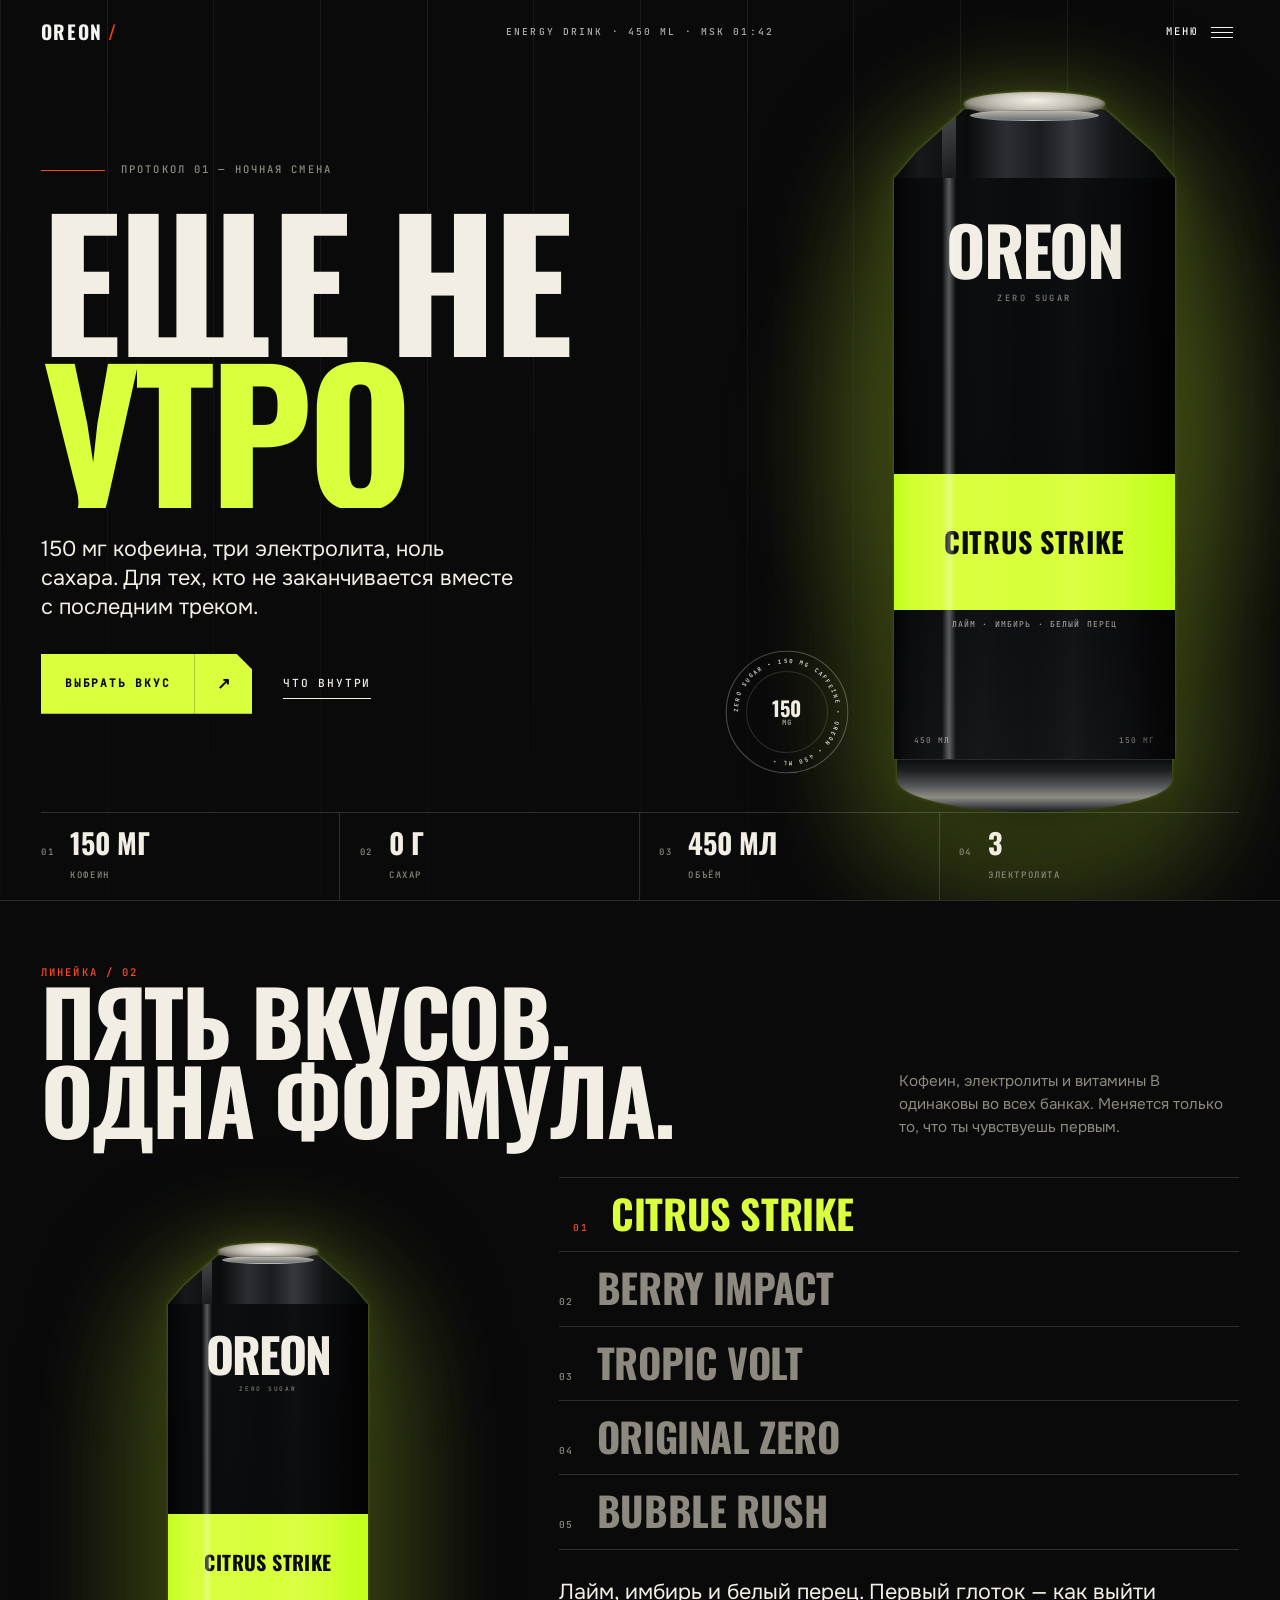
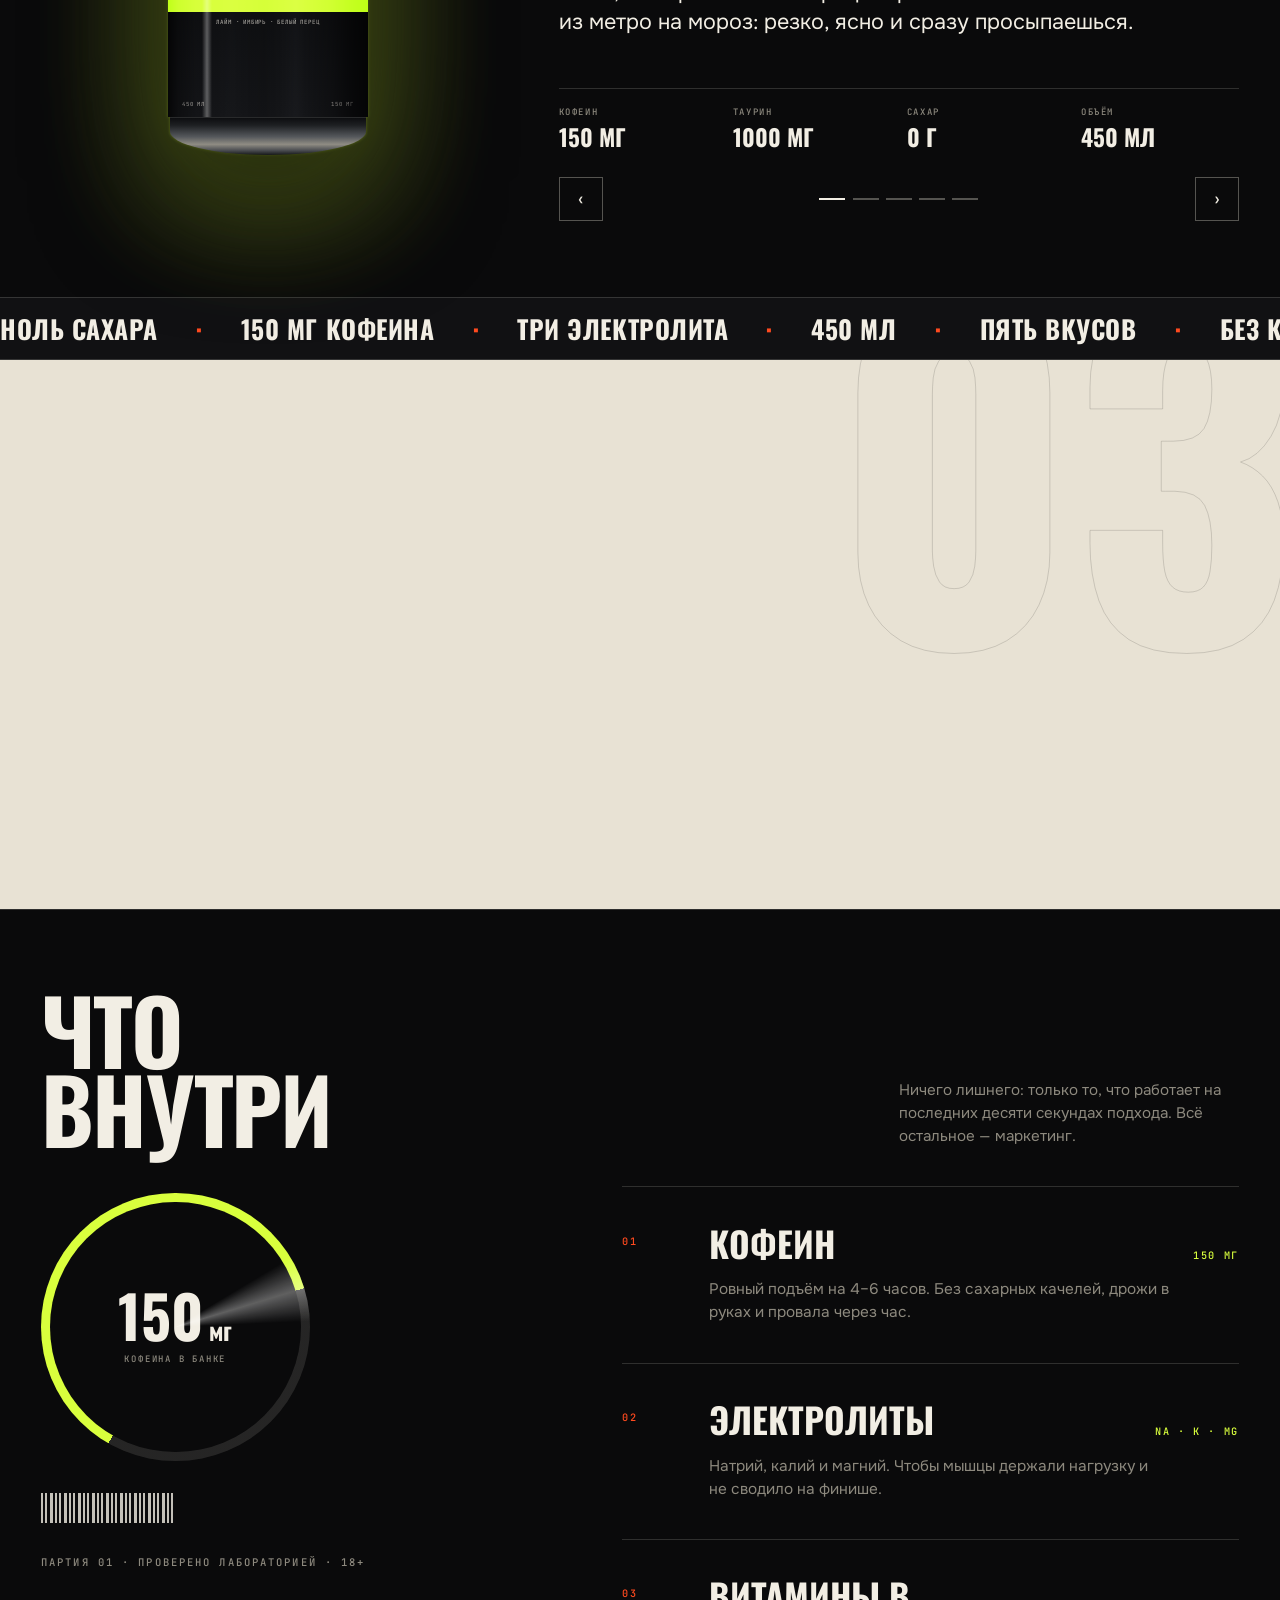
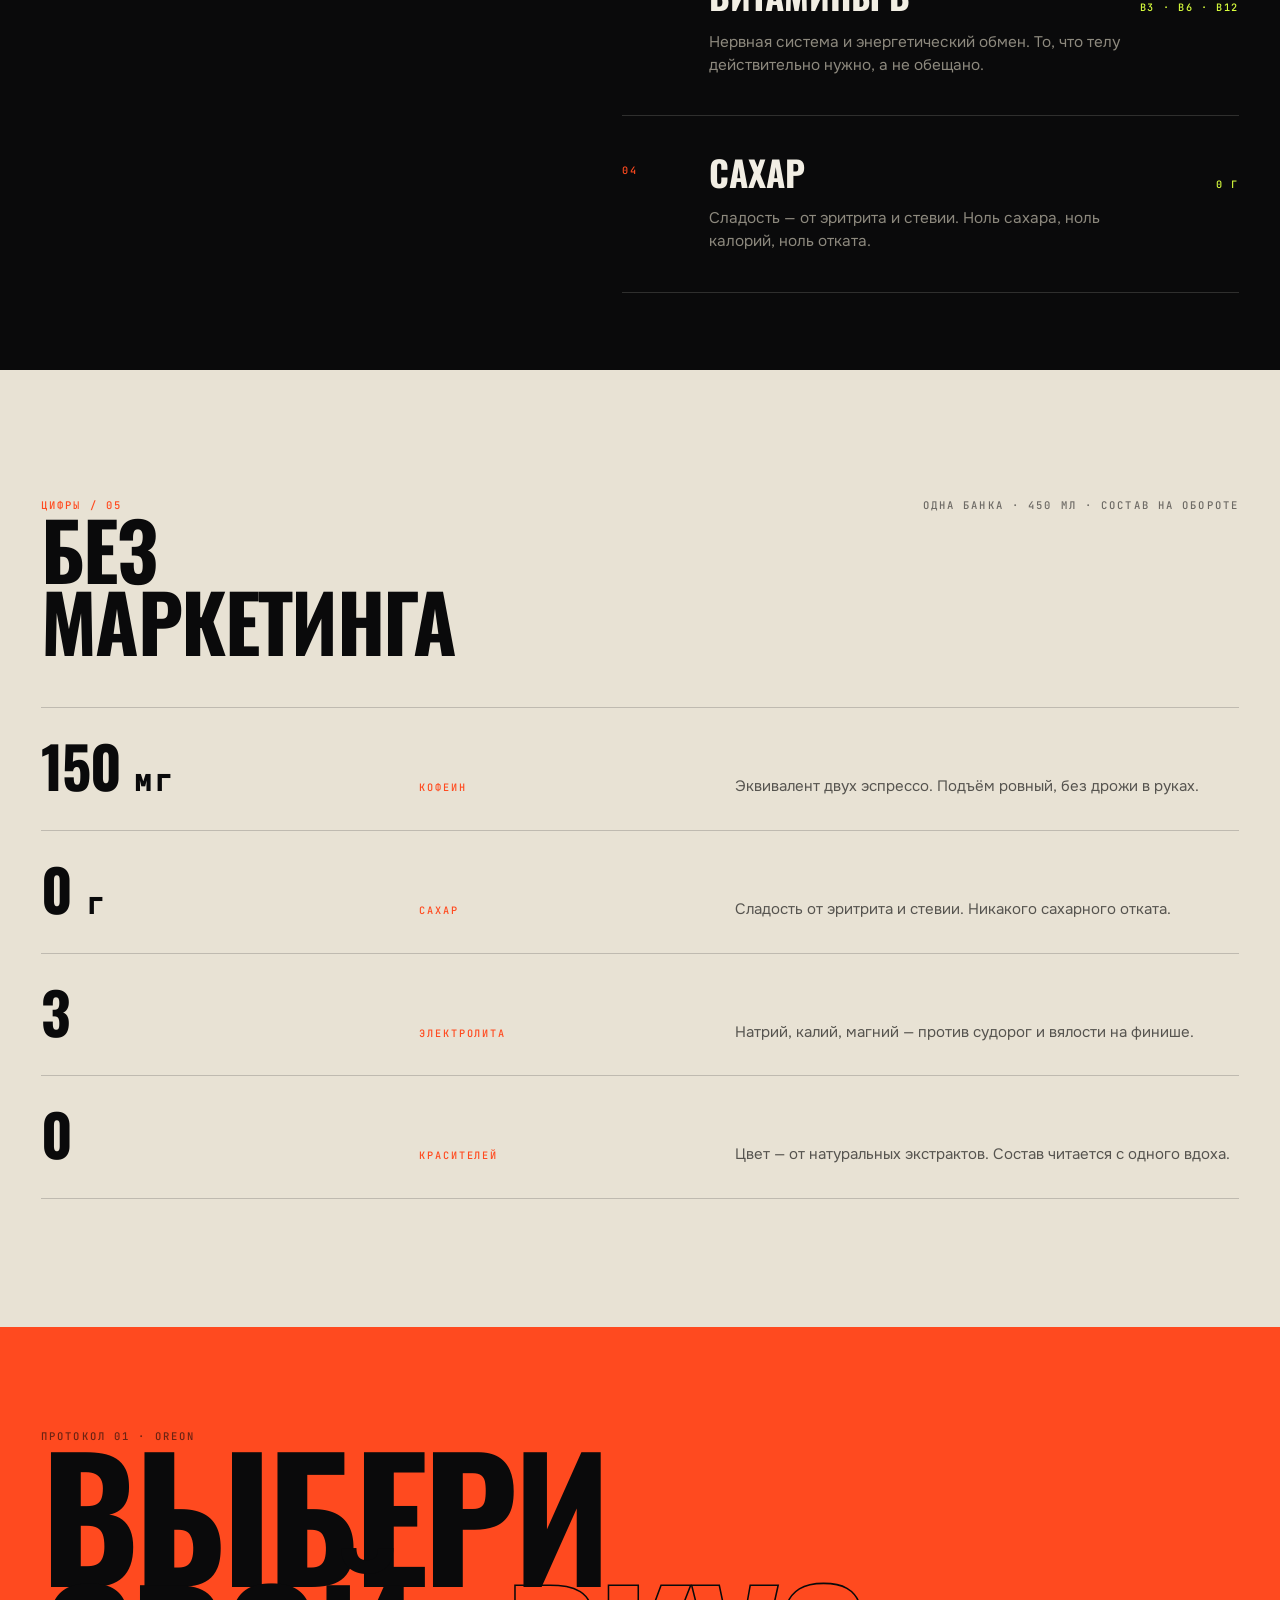
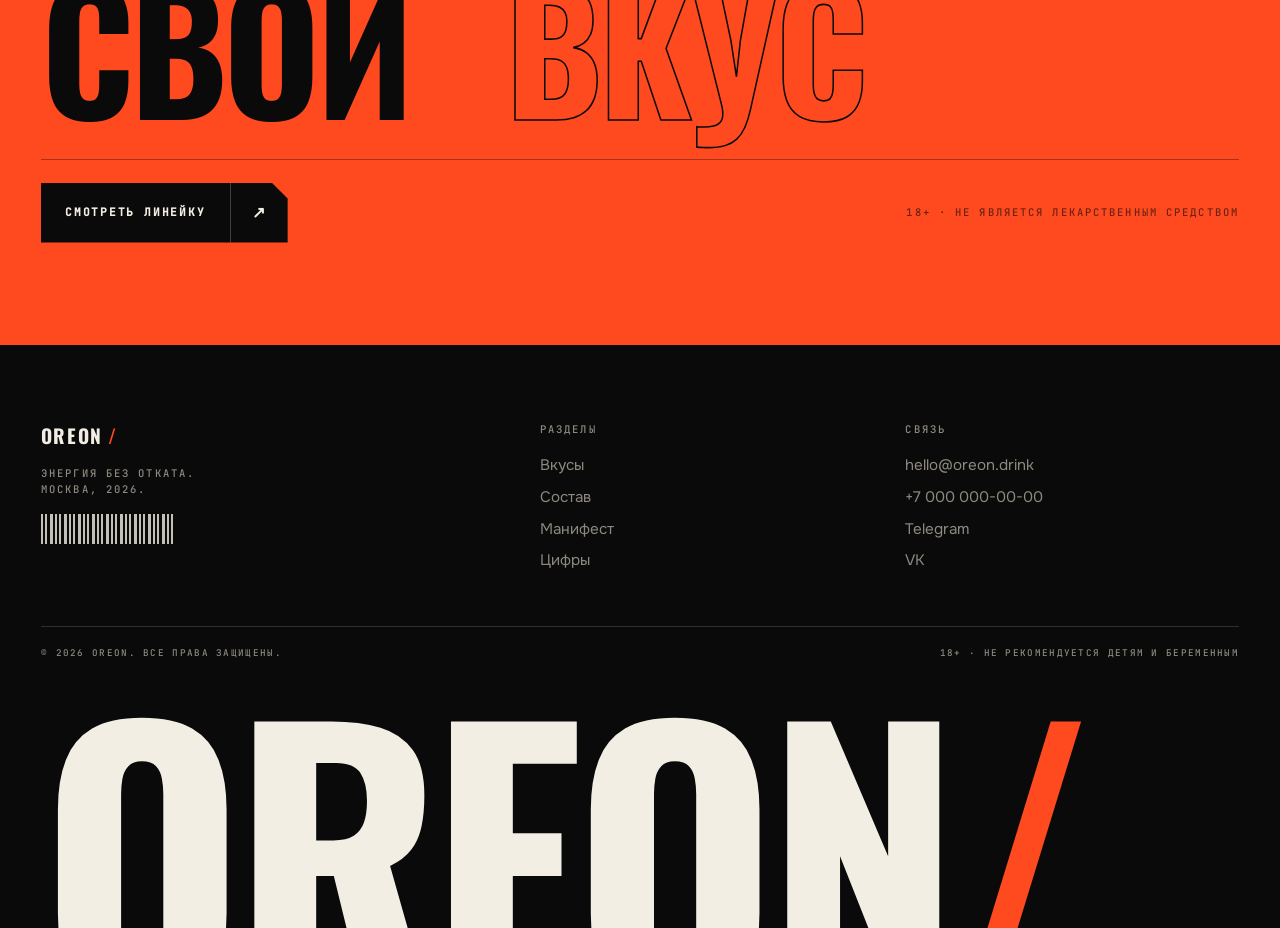
<file: index.html>
<!DOCTYPE html>
<html lang="ru">
<head>
  <meta charset="utf-8">
  <meta name="viewport" content="width=device-width, initial-scale=1">
  <title>OREON — ещё не утро</title>
  <meta name="description" content="Энергетик для тех, кто не заканчивается вместе с последним треком. 150 мг кофеина, три электролита, ноль сахара. Пять вкусов.">
  <meta name="theme-color" content="#0a0a0b">
  <meta property="og:title" content="OREON — ещё не утро">
  <meta property="og:description" content="150 мг кофеина. Ноль сахара. Пять вкусов для тех, кто ещё не закончил.">
  <meta property="og:type" content="website">
  <link rel="icon" href="assets/img/favicon.svg" type="image/svg+xml">
  <link rel="preload" href="assets/fonts/oswald-700-cyrillic.woff2" as="font" type="font/woff2" crossorigin>
  <link rel="stylesheet" href="assets/css/fonts.css?v=9">
  <link rel="stylesheet" href="assets/css/tokens.css?v=9">
  <link rel="stylesheet" href="assets/css/base.css?v=9">
  <link rel="stylesheet" href="assets/css/pages.css?v=9">
</head>
<body>

  <header class="bar">
    <a class="logo" href="index.html" aria-label="OREON — на главную">OREON<span class="logo__slash">/</span></a>
    <span class="bar__meta">Energy drink · 450 ml · <span id="clock">MSK 00:00</span></span>
    <button class="menu-btn" id="menuBtn" aria-expanded="false" aria-controls="menu">
      <span class="menu-btn__label">Меню</span>
      <span class="menu-btn__icon" aria-hidden="true"><i></i><i></i><i></i></span>
    </button>
  </header>

  <div class="menu" id="menu" aria-hidden="true">
    <div class="menu__inner">
      <nav class="menu__nav" aria-label="Меню сайта">
        <a href="#flavors"><em>01</em>Вкусы</a>
        <a href="#protocol"><em>02</em>Состав</a>
        <a href="#manifest"><em>03</em>Манифест</a>
        <a href="#contacts"><em>04</em>Контакты</a>
      </nav>
      <div class="menu__side">
        <span class="label">Связь</span>
        <a href="mailto:hello@oreon.drink">hello@oreon.drink</a>
        <a href="tel:+70000000000">+7 000 000-00-00</a>
        <span class="label" style="margin-top: 1.4rem">Соцсети</span>
        <a href="#contacts">Telegram</a>
        <a href="#contacts">VK</a>
        <span class="label" style="margin-top: 1.4rem">Москва · 18+</span>
      </div>
    </div>
  </div>

  <main>
    <section class="hero" id="top">
      <div class="hero__grid" aria-hidden="true"></div>

      <div class="wrap hero__body">
        <div class="hero__copy">
          <p class="label hero__kicker reveal">Протокол 01 — ночная смена</p>
          <h1 class="hero__title">
            <span class="line"><span>Ещё не</span></span>
            <span class="line"><span class="accent">утро</span></span>
          </h1>
          <p class="hero__lead reveal" style="--d: 260ms">
            150 мг кофеина, три электролита, ноль сахара. Для тех,
            кто не заканчивается вместе с последним треком.
          </p>
          <div class="hero__actions reveal" style="--d: 360ms">
            <a class="btn" href="#flavors"><span class="btn__label">Выбрать вкус</span><span class="btn__mark">↗</span></a>
            <a class="link" href="#protocol">Что внутри</a>
          </div>
        </div>

        <div class="hero__art" aria-hidden="true">
          <div class="can" data-can style="--flavor: #d9ff3d">
            <span class="can__body"></span>
            <span class="can__band"><span class="can__bandname" data-can-name>Citrus Strike</span></span>
            <div class="can__print">
              <span class="can__brand">OREON</span>
              <span class="can__sub">Zero sugar</span>
              <span class="can__notes" data-can-notes>Лайм · имбирь · белый перец</span>
              <span class="can__foot"><em>450 мл</em><em>150 мг</em></span>
            </div>
            <span class="can__shade"></span>
            <span class="can__gloss"></span>
            <span class="can__shoulder"></span>
            <span class="can__base"></span>
            <span class="can__lid"></span>
          </div>

          <div class="stamp">
            <svg viewBox="0 0 120 120" aria-hidden="true">
              <defs>
                <path id="stampPath" d="M60,60 m-46,0 a46,46 0 1,1 92,0 a46,46 0 1,1 -92,0"/>
              </defs>
              <circle cx="60" cy="60" r="57" fill="none" stroke="rgba(242,238,228,.28)"/>
              <circle cx="60" cy="60" r="38" fill="none" stroke="rgba(242,238,228,.14)"/>
              <text font-family="'JetBrains Mono', monospace" font-size="5.4" letter-spacing="2.1" fill="#f2eee4">
                <textPath href="#stampPath">ZERO SUGAR • 150 MG CAFFEINE • OREON • 450 ML • </textPath>
              </text>
            </svg>
            <div class="stamp__core">150<small>mg</small></div>
          </div>
        </div>
      </div>

      <div class="wrap hero__strip">
        <div class="spec"><span class="spec__i">01</span><span class="spec__v">150 мг</span><span class="spec__l">Кофеин</span></div>
        <div class="spec"><span class="spec__i">02</span><span class="spec__v">0 г</span><span class="spec__l">Сахар</span></div>
        <div class="spec"><span class="spec__i">03</span><span class="spec__v">450 мл</span><span class="spec__l">Объём</span></div>
        <div class="spec"><span class="spec__i">04</span><span class="spec__v">3</span><span class="spec__l">Электролита</span></div>
      </div>
    </section>

    <section class="section picker" id="flavors" data-picker>
      <div class="wrap">
        <div class="sec-head">
          <div>
            <p class="label label--signal reveal">Линейка / 02</p>
            <h2 class="sec-head__title reveal" style="--d: 80ms">Пять вкусов.<br>Одна формула.</h2>
          </div>
          <p class="sec-head__aside reveal" style="--d: 140ms">
            Кофеин, электролиты и витамины B одинаковы во всех банках.
            Меняется только то, что ты чувствуешь первым.
          </p>
        </div>

        <div class="picker__grid">
          <div class="picker__stage reveal">
            <div class="can" data-can style="--flavor: #d9ff3d">
              <span class="can__body"></span>
              <span class="can__band"><span class="can__bandname" data-can-name>Citrus Strike</span></span>
              <div class="can__print">
                <span class="can__brand">OREON</span>
                <span class="can__sub">Zero sugar</span>
                <span class="can__notes" data-can-notes>Лайм · имбирь · белый перец</span>
                <span class="can__foot"><em>450 мл</em><em>150 мг</em></span>
              </div>
              <span class="can__shade"></span>
              <span class="can__gloss"></span>
              <span class="can__shoulder"></span>
              <span class="can__base"></span>
              <span class="can__lid"></span>
            </div>
          </div>

          <div class="picker__panel reveal" style="--d: 120ms">
            <div class="picker__tabs" role="tablist" aria-label="Вкусы OREON">
              <button class="picker__tab" role="tab" id="tab-citrus" aria-controls="panel-citrus" aria-selected="true" data-accent="#d9ff3d" data-name="Citrus Strike" data-notes="Лайм · имбирь · белый перец">
                <span class="picker__tab-n">01</span><span class="picker__tab-name">Citrus Strike</span>
              </button>
              <button class="picker__tab" role="tab" id="tab-berry" aria-controls="panel-berry" aria-selected="false" tabindex="-1" data-accent="#ff2f6d" data-name="Berry Impact" data-notes="Смородина · мята · бузина">
                <span class="picker__tab-n">02</span><span class="picker__tab-name">Berry Impact</span>
              </button>
              <button class="picker__tab" role="tab" id="tab-tropic" aria-controls="panel-tropic" aria-selected="false" tabindex="-1" data-accent="#ff8a1f" data-name="Tropic Volt" data-notes="Манго · маракуйя · юдзу">
                <span class="picker__tab-n">03</span><span class="picker__tab-name">Tropic Volt</span>
              </button>
              <button class="picker__tab" role="tab" id="tab-original" aria-controls="panel-original" aria-selected="false" tabindex="-1" data-accent="#f2eee4" data-name="Original Zero" data-notes="Цитрус · травы · минералы">
                <span class="picker__tab-n">04</span><span class="picker__tab-name">Original Zero</span>
              </button>
              <button class="picker__tab" role="tab" id="tab-bubble" aria-controls="panel-bubble" aria-selected="false" tabindex="-1" data-accent="#b06bff" data-name="Bubble Rush" data-notes="Клубника · банан · жвачка">
                <span class="picker__tab-n">05</span><span class="picker__tab-name">Bubble Rush</span>
              </button>
            </div>

            <div class="picker__slides">
              <article class="picker__slide" role="tabpanel" id="panel-citrus" aria-labelledby="tab-citrus">
                <p class="picker__desc">Лайм, имбирь и белый перец. Первый глоток — как выйти из метро на мороз: резко, ясно и сразу просыпаешься.</p>
              </article>
              <article class="picker__slide" role="tabpanel" id="panel-berry" aria-labelledby="tab-berry">
                <p class="picker__desc">Смородина, мята и бузина. Держит ровно там, где обычно сдаются, — на третьем часу.</p>
              </article>
              <article class="picker__slide" role="tabpanel" id="panel-tropic" aria-labelledby="tab-tropic">
                <p class="picker__desc">Манго, маракуйя и юдзу. Для вечера, который начался на одном конце города, а закончился на другом.</p>
              </article>
              <article class="picker__slide" role="tabpanel" id="panel-original" aria-labelledby="tab-original">
                <p class="picker__desc">Ничего лишнего и ничего не надо доказывать. Вкус, с которого всё началось.</p>
              </article>
              <article class="picker__slide" role="tabpanel" id="panel-bubble" aria-labelledby="tab-bubble">
                <p class="picker__desc">Клубника, банан и жвачка. Вкус из детства — только теперь вместо сахара 150 мг кофеина.</p>
              </article>
            </div>

            <dl class="picker__specs">
              <div><dt>Кофеин</dt><dd>150 мг</dd></div>
              <div><dt>Таурин</dt><dd>1000 мг</dd></div>
              <div><dt>Сахар</dt><dd>0 г</dd></div>
              <div><dt>Объём</dt><dd>450 мл</dd></div>
            </dl>

            <div class="picker__nav">
              <button class="picker__arrow" type="button" data-prev aria-label="Предыдущий вкус">‹</button>
              <span class="picker__dots" aria-hidden="true">
                <span class="picker__dot is-on" data-dot></span>
                <span class="picker__dot" data-dot></span>
                <span class="picker__dot" data-dot></span>
                <span class="picker__dot" data-dot></span>
                <span class="picker__dot" data-dot></span>
              </span>
              <button class="picker__arrow" type="button" data-next aria-label="Следующий вкус">›</button>
            </div>
          </div>
        </div>
      </div>
    </section>

    <div class="marquee" aria-hidden="true">
      <div class="marquee__track">
        <span class="marquee__group">
          <span>Ноль сахара</span><i>·</i><span>150 мг кофеина</span><i>·</i><span>Три электролита</span><i>·</i>
          <span>450 мл</span><i>·</i><span>Пять вкусов</span><i>·</i><span>Без красителей</span><i>·</i>
          <span>Витамины B3 · B6 · B12</span><i>·</i><span>Москва, 2026</span><i>·</i>
        </span>
        <span class="marquee__group">
          <span>Ноль сахара</span><i>·</i><span>150 мг кофеина</span><i>·</i><span>Три электролита</span><i>·</i>
          <span>450 мл</span><i>·</i><span>Пять вкусов</span><i>·</i><span>Без красителей</span><i>·</i>
          <span>Витамины B3 · B6 · B12</span><i>·</i><span>Москва, 2026</span><i>·</i>
        </span>
      </div>
    </div>

    <section class="statement paper" id="manifest">
      <span class="statement__mark" aria-hidden="true">03</span>
      <div class="wrap statement__grid">
        <div>
          <p class="label label--signal reveal">Манифест / 03</p>
          <h2 class="statement__title reveal" style="--d: 80ms">
            День<br>
            закончился.<br>
            <span class="signal">Ты — нет.</span>
          </h2>
        </div>
        <div class="statement__aside reveal" style="--d: 160ms">
          <p>
            Мы не обещаем лёгкость. Oreon — для той части суток, когда все уже
            спят, а ты ещё нет. Кофеин, электролиты, витамины B. Без сахара,
            красителей и лишних слов.
          </p>
          <p>
            Одна банка — это не доза. Это разрешение продолжать.
          </p>
          <span class="statement__sign">Команда Oreon</span>
        </div>
      </div>
    </section>

    <section class="section protocol" id="protocol">
      <div class="wrap">
        <div class="sec-head">
          <div>
            <p class="label label--signal reveal">Состав / 04</p>
            <h2 class="sec-head__title reveal" style="--d: 80ms">Что<br>внутри</h2>
          </div>
          <p class="sec-head__aside reveal" style="--d: 140ms">
            Ничего лишнего: только то, что работает на последних десяти
            секундах подхода. Всё остальное — маркетинг.
          </p>
        </div>

        <div class="protocol__grid">
          <div class="protocol__sticky reveal">
            <div class="gauge">
              <div class="gauge__inner">
                <span class="gauge__v">150<small style="font-size:.42em"> мг</small></span>
                <span class="gauge__l">кофеина в банке</span>
              </div>
            </div>
            <div class="barcode" aria-hidden="true"></div>
            <p class="label">Партия 01 · проверено лабораторией · 18+</p>
          </div>

          <div class="protocol__rows">
            <article class="p-row reveal">
              <span class="p-row__n">01</span>
              <div class="p-row__head">
                <h3>Кофеин</h3>
                <span class="p-row__val">150 мг</span>
              </div>
              <p>Ровный подъём на 4–6 часов. Без сахарных качелей, дрожи в руках и провала через час.</p>
            </article>

            <article class="p-row reveal" style="--d: 80ms">
              <span class="p-row__n">02</span>
              <div class="p-row__head">
                <h3>Электролиты</h3>
                <span class="p-row__val">Na · K · Mg</span>
              </div>
              <p>Натрий, калий и магний. Чтобы мышцы держали нагрузку и не сводило на финише.</p>
            </article>

            <article class="p-row reveal" style="--d: 160ms">
              <span class="p-row__n">03</span>
              <div class="p-row__head">
                <h3>Витамины B</h3>
                <span class="p-row__val">B3 · B6 · B12</span>
              </div>
              <p>Нервная система и энергетический обмен. То, что телу действительно нужно, а не обещано.</p>
            </article>

            <article class="p-row reveal" style="--d: 240ms">
              <span class="p-row__n">04</span>
              <div class="p-row__head">
                <h3>Сахар</h3>
                <span class="p-row__val">0 г</span>
              </div>
              <p>Сладость — от эритрита и стевии. Ноль сахара, ноль калорий, ноль отката.</p>
            </article>
          </div>
        </div>
      </div>
    </section>

    <section class="facts paper" id="facts">
      <div class="wrap">
        <div class="facts__head">
          <div>
            <p class="label label--signal reveal">Цифры / 05</p>
            <h2 class="facts__title reveal" style="--d: 80ms">Без<br>маркетинга</h2>
          </div>
          <p class="label reveal" style="--d: 140ms">Одна банка · 450 мл · состав на обороте</p>
        </div>

        <div class="fact reveal">
          <span class="fact__v">150 <small>мг</small></span>
          <span class="fact__l">Кофеин</span>
          <p class="fact__n">Эквивалент двух эспрессо. Подъём ровный, без дрожи в руках.</p>
        </div>
        <div class="fact reveal">
          <span class="fact__v">0 <small>г</small></span>
          <span class="fact__l">Сахар</span>
          <p class="fact__n">Сладость от эритрита и стевии. Никакого сахарного отката.</p>
        </div>
        <div class="fact reveal">
          <span class="fact__v">3</span>
          <span class="fact__l">Электролита</span>
          <p class="fact__n">Натрий, калий, магний — против судорог и вялости на финише.</p>
        </div>
        <div class="fact reveal">
          <span class="fact__v">0</span>
          <span class="fact__l">Красителей</span>
          <p class="fact__n">Цвет — от натуральных экстрактов. Состав читается с одного вдоха.</p>
        </div>
      </div>
    </section>

    <section class="cta" id="buy">
      <div class="wrap">
        <p class="label reveal" style="color: rgb(10 10 11 / .6)">Протокол 01 · Oreon</p>
        <h2 class="cta__title reveal" style="--d: 80ms">Выбери<br>свой <span class="outline">вкус</span></h2>
        <div class="cta__row reveal" style="--d: 160ms">
          <a class="btn" href="#flavors"><span class="btn__label">Смотреть линейку</span><span class="btn__mark">↗</span></a>
          <span class="label" style="color: rgb(10 10 11 / .6)">18+ · не является лекарственным средством</span>
        </div>
      </div>
    </section>
  </main>

  <footer class="footer" id="contacts">
    <div class="wrap">
      <div class="footer__grid">
        <div class="footer__brand">
          <a class="logo" href="index.html">OREON<span class="logo__slash">/</span></a>
          <p class="label" style="max-width: 26ch">Энергия без отката. Москва, 2026.</p>
          <div class="barcode" aria-hidden="true"></div>
        </div>
        <nav class="footer__links" aria-label="Навигация в подвале">
          <span class="label">Разделы</span>
          <a href="#flavors">Вкусы</a>
          <a href="#protocol">Состав</a>
          <a href="#manifest">Манифест</a>
          <a href="#facts">Цифры</a>
        </nav>
        <div class="footer__links">
          <span class="label">Связь</span>
          <a href="mailto:hello@oreon.drink">hello@oreon.drink</a>
          <a href="tel:+70000000000">+7 000 000-00-00</a>
          <a href="#contacts">Telegram</a>
          <a href="#contacts">VK</a>
        </div>
      </div>

      <div class="footer__legal">
        <span>© 2026 OREON. Все права защищены.</span>
        <span>18+ · не рекомендуется детям и беременным</span>
      </div>

      <span class="footer__mega" aria-hidden="true">OREON<span>/</span></span>
    </div>
  </footer>

  <script src="assets/js/main.js?v=9" defer></script>
</body>
</html>
</file>
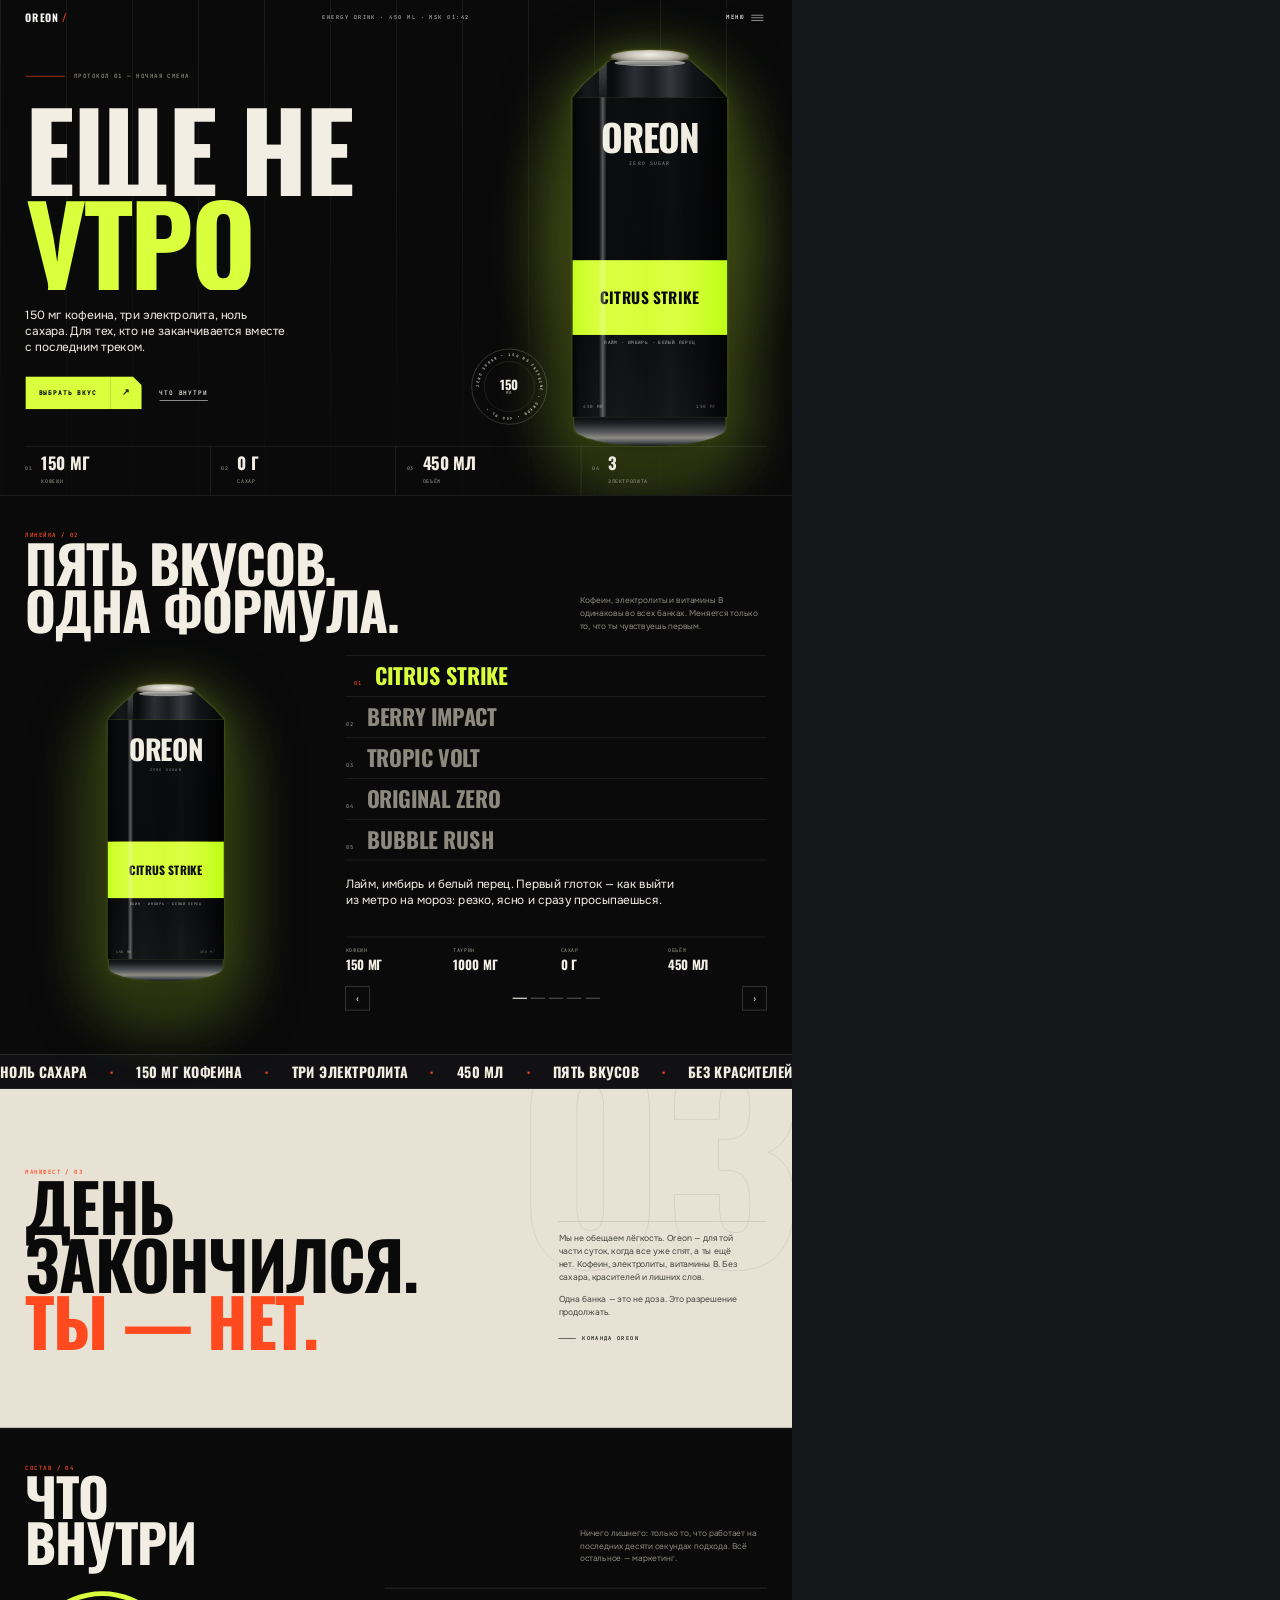
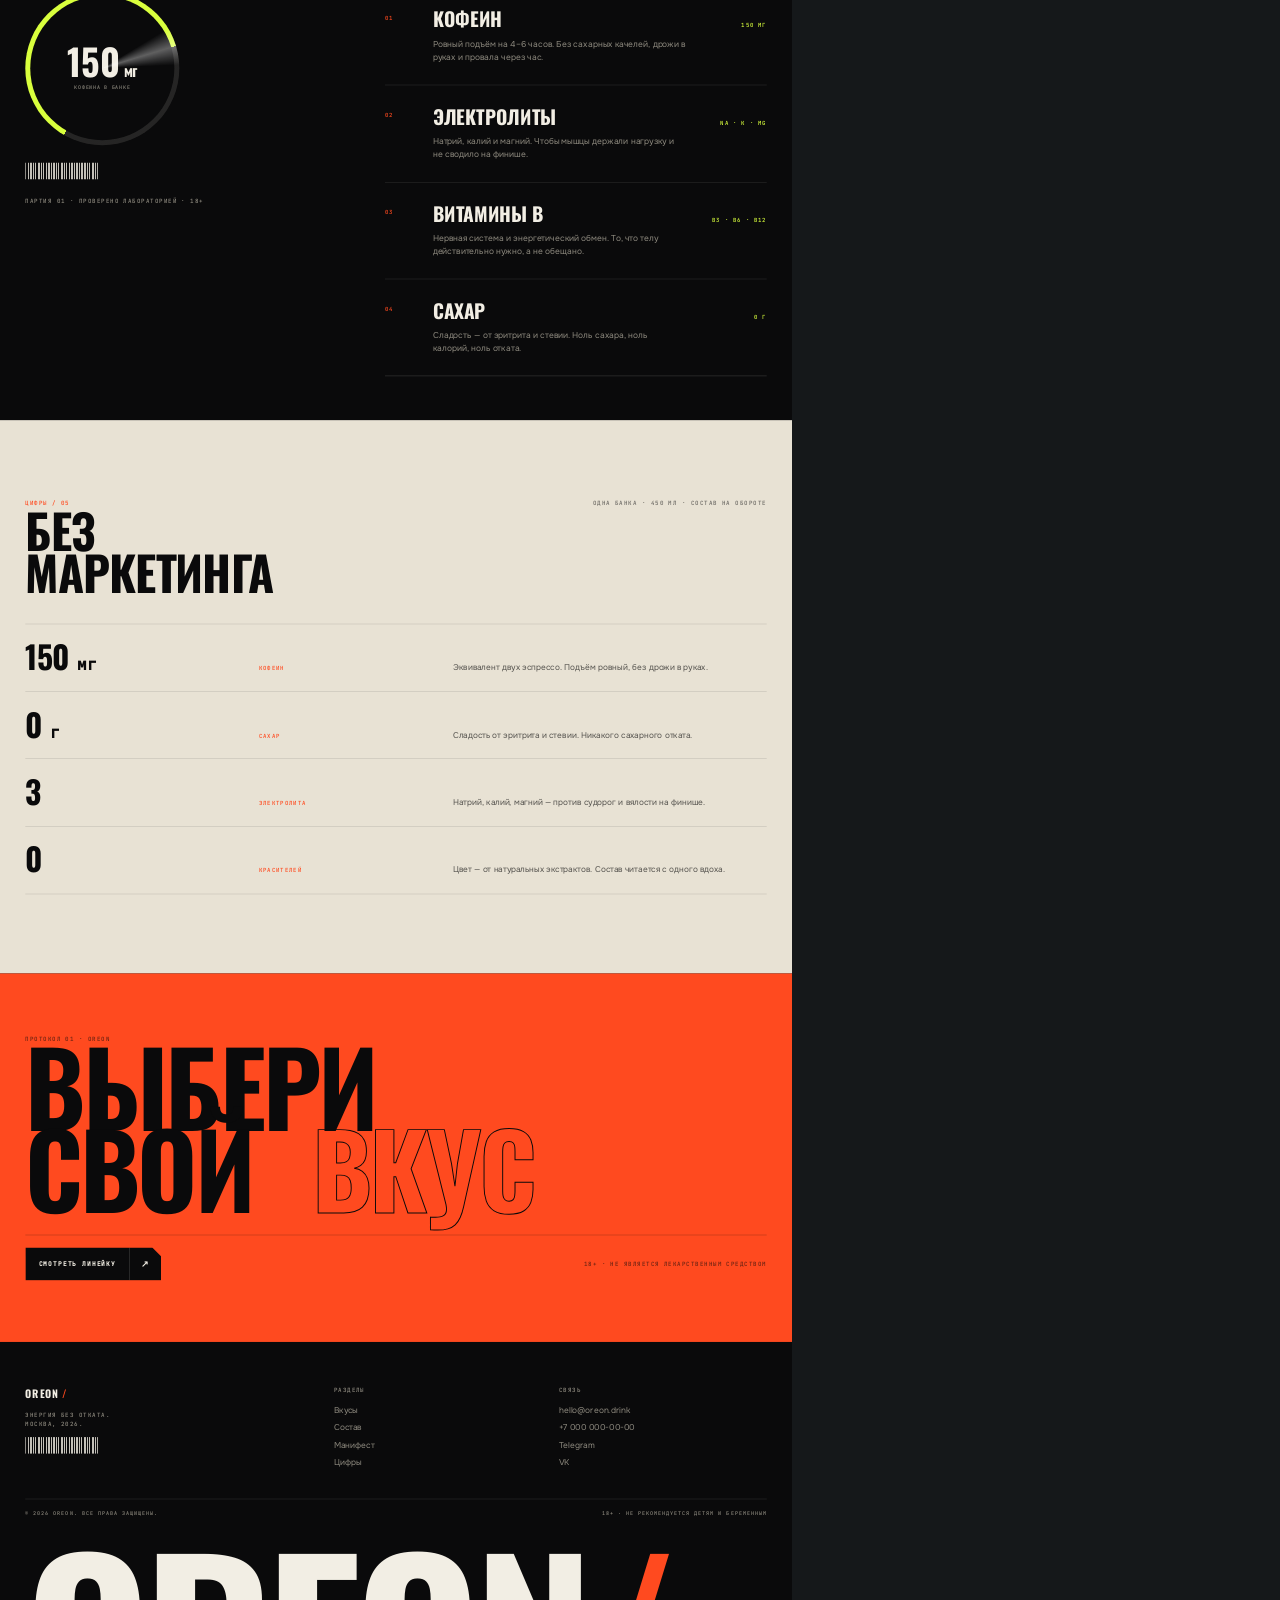
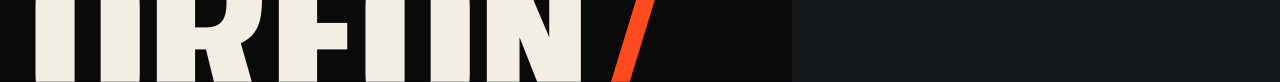
<file: dev/desktop-full.html>
<!DOCTYPE html>
<html lang="ru">
<head>
  <meta charset="utf-8">
  <title>OREON — desktop full</title>
  <style>
    html, body { margin: 0; background: #15181a; }
    body { width: 792px; }
    .scaler { width: 1440px; transform: scale(0.55); transform-origin: top left; }
    iframe { width: 1440px; height: 900px; border: 0; display: block; background: #07080a; }
  </style>
</head>
<body>
  <div class="scaler" id="scaler">
    <iframe id="frame" src="../index.html" title="Desktop full preview"></iframe>
  </div>
  <script>
    const frame = document.getElementById("frame");
    const scaler = document.getElementById("scaler");
    frame.addEventListener("load", async () => {
      const doc = frame.contentDocument;
      const style = doc.createElement("style");
      style.textContent = ".reveal{opacity:1!important;transform:none!important} .hero{min-height:900px!important}";
      doc.head.appendChild(style);
      await new Promise((r) => setTimeout(r, 800));
      const full = doc.documentElement.scrollHeight;
      frame.style.height = full + "px";
      scaler.style.height = full * 0.55 + "px";
    });
  </script>
</body>
</html>
</file>
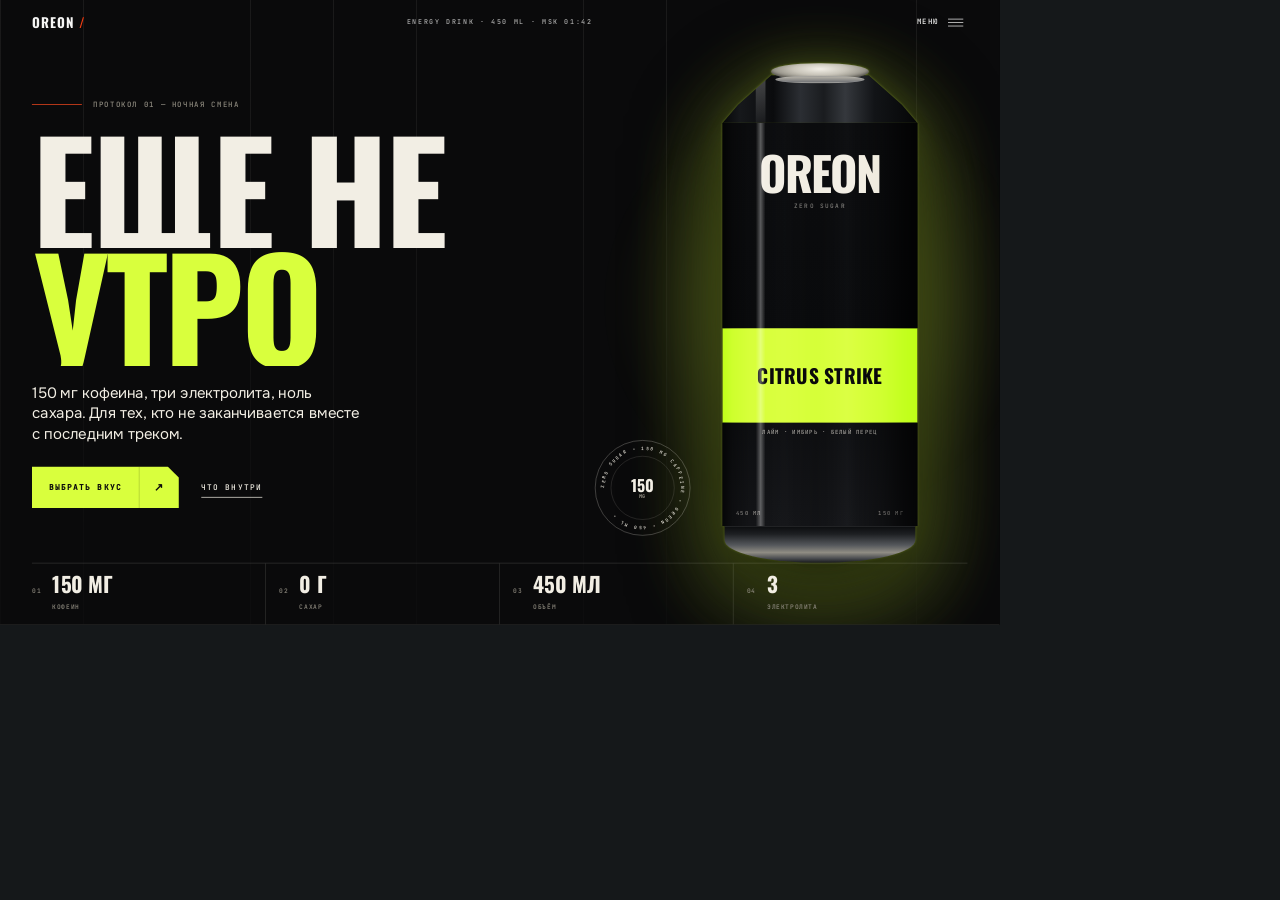
<file: dev/desktop.html>
<!DOCTYPE html>
<html lang="ru">
<head>
  <meta charset="utf-8">
  <title>OREON — desktop preview 1440</title>
  <style>
    html, body { margin: 0; background: #15181a; overflow: hidden; }
    .scaler {
      width: 1440px;
      height: 900px;
      transform: scale(0.694);
      transform-origin: top left;
    }
    iframe {
      width: 1440px;
      height: 900px;
      border: 0;
      display: block;
      background: #07080a;
    }
  </style>
</head>
<body>
  <div class="scaler">
    <iframe id="frame" src="../index.html" title="Desktop preview"></iframe>
  </div>
</body>
</html>
</file>
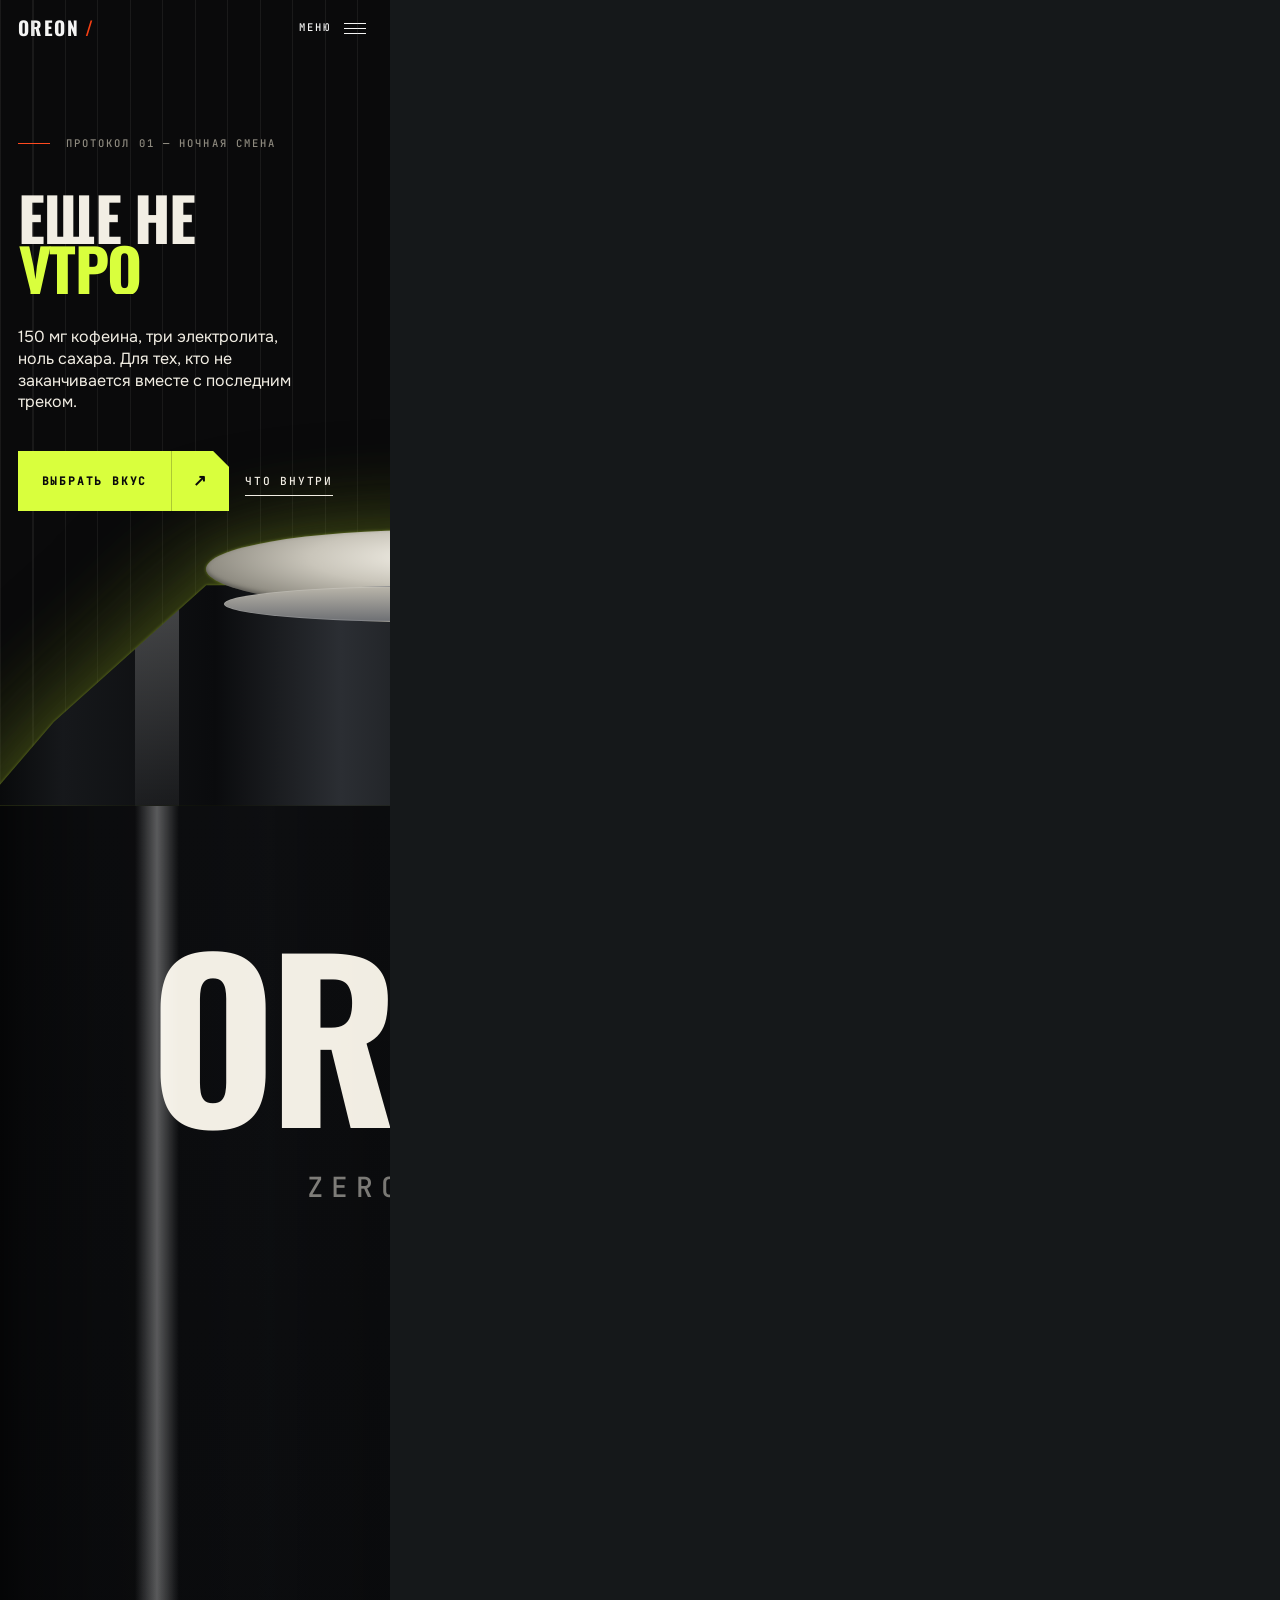
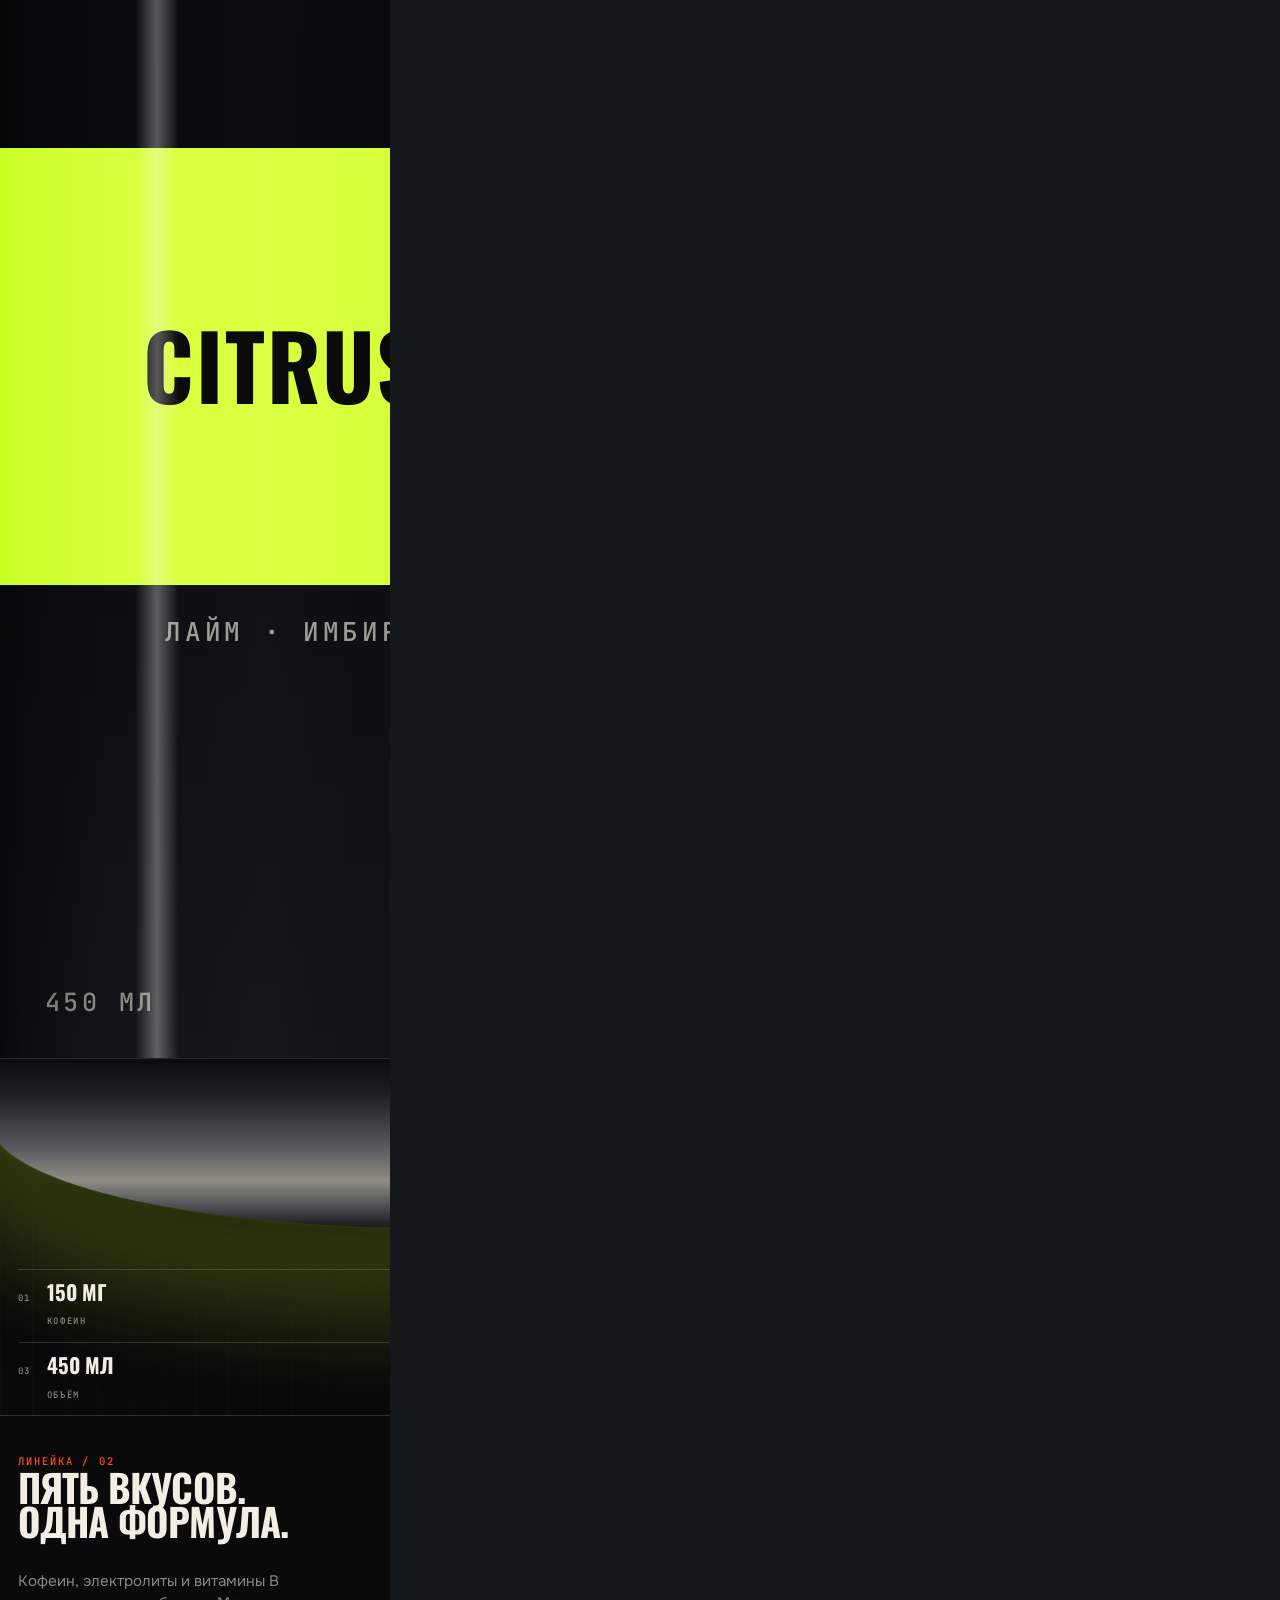
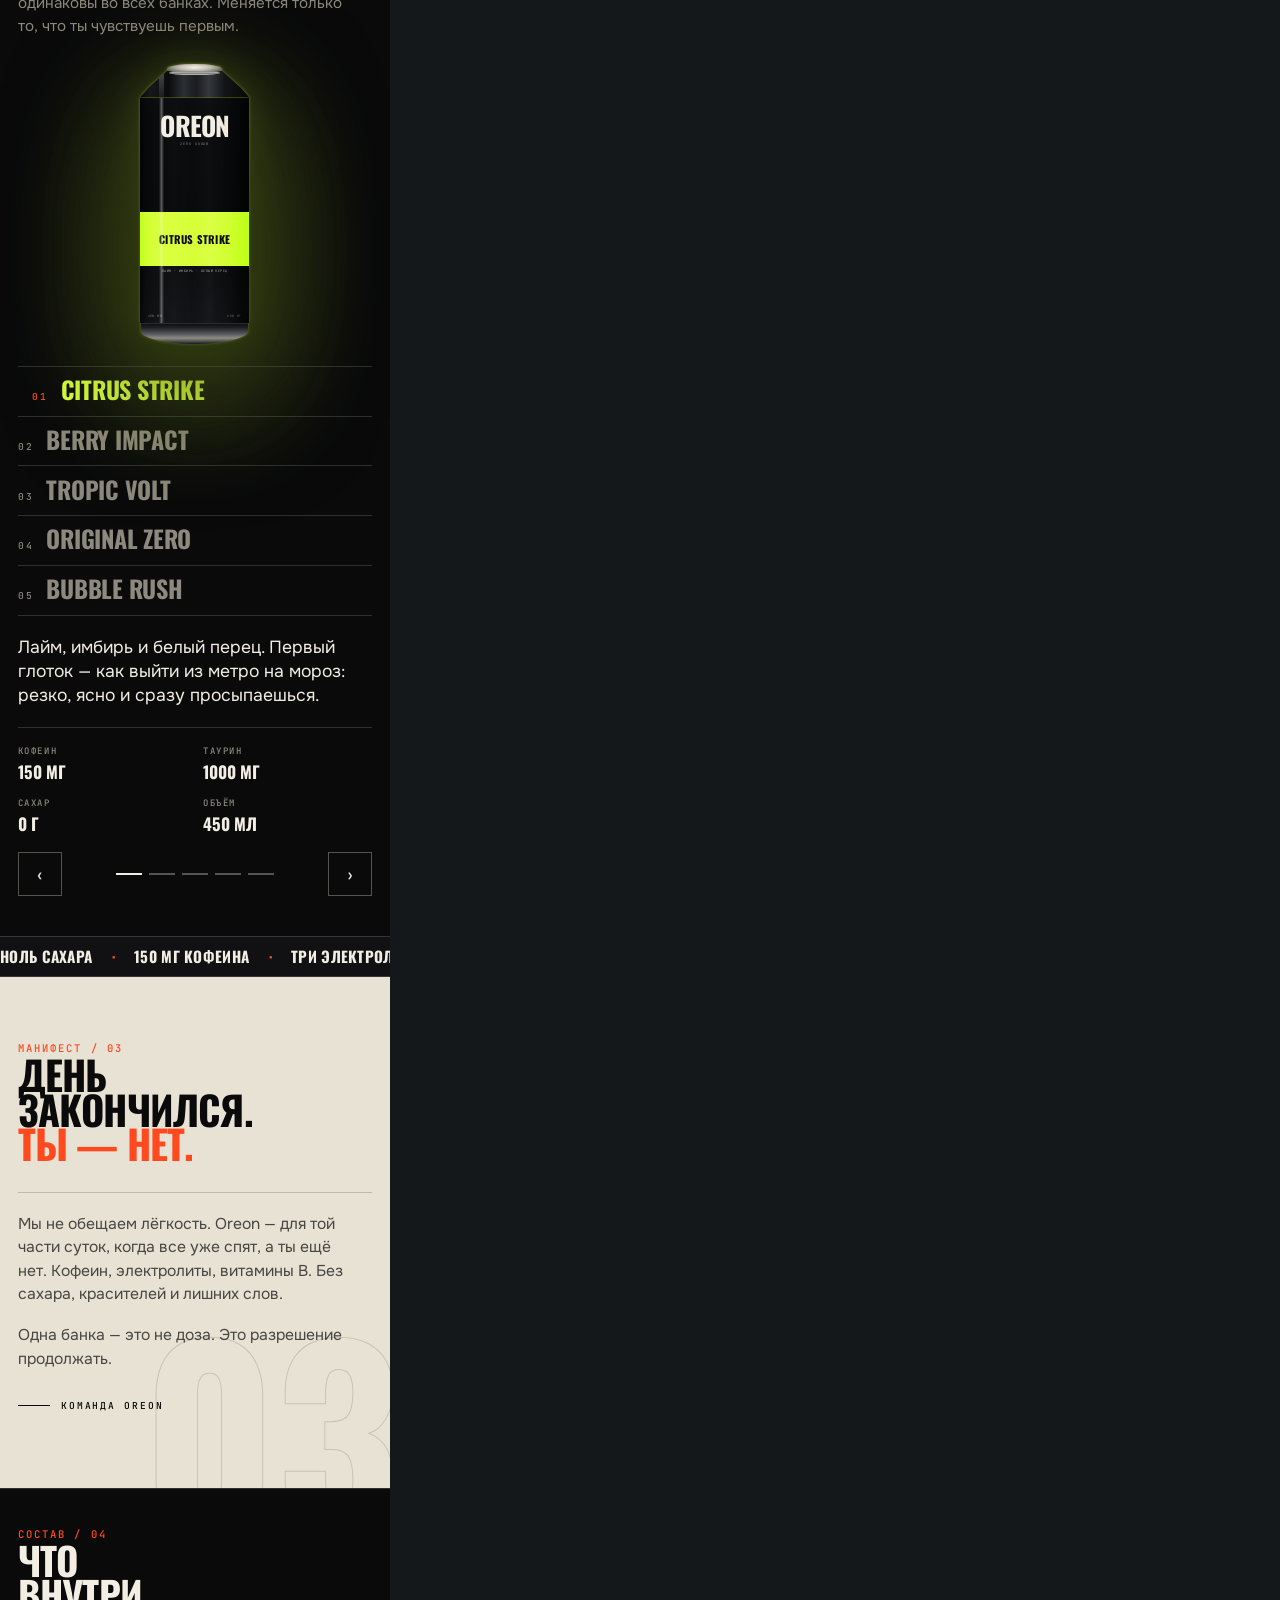
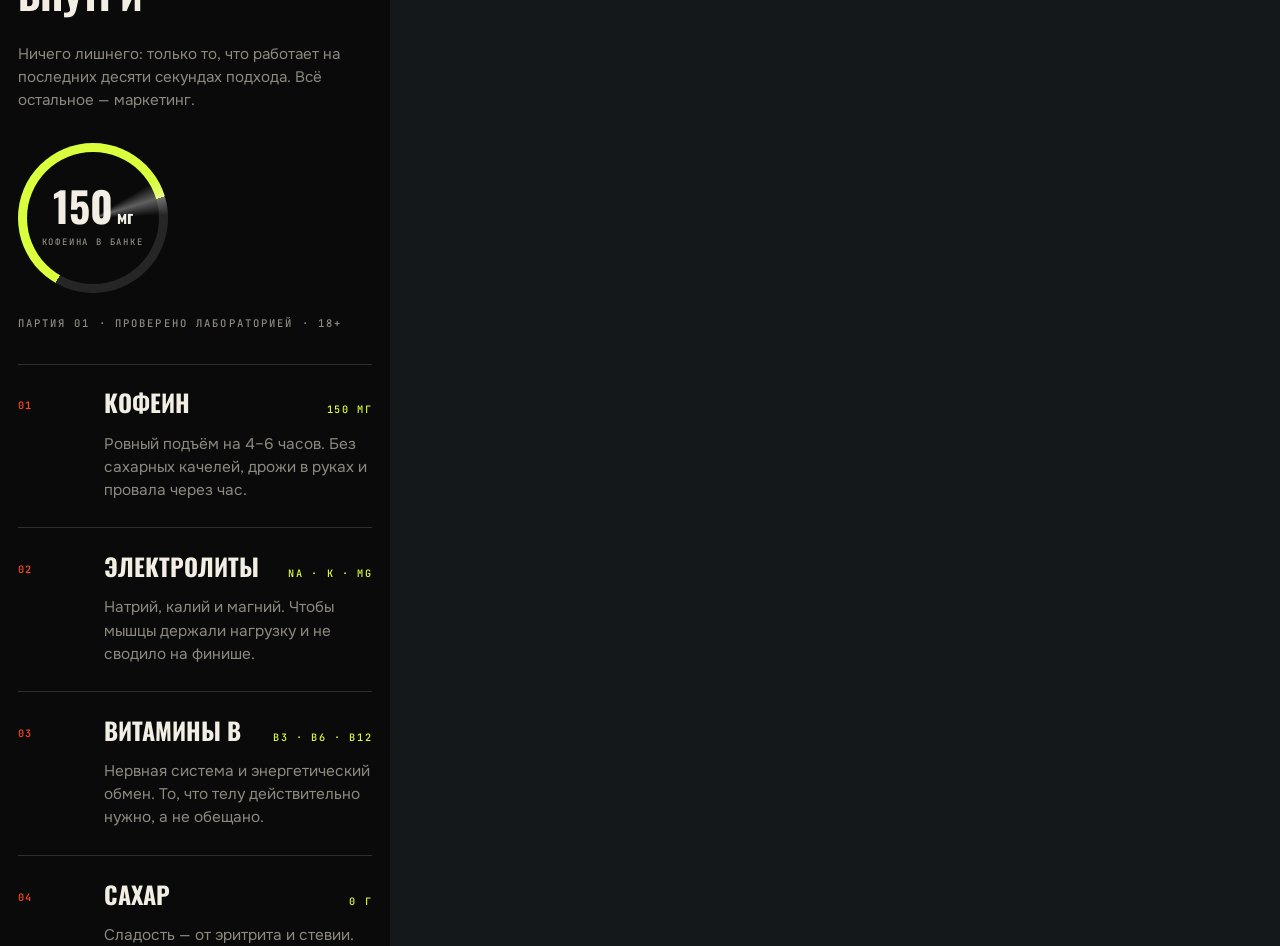
<file: dev/mobile-full.html>
<!DOCTYPE html>
<html lang="ru">
<head>
  <meta charset="utf-8">
  <title>OREON — mobile full</title>
  <style>
    html, body { margin: 0; background: #15181a; }
    body { width: 390px; }
    iframe { width: 390px; height: 844px; border: 0; display: block; background: #07080a; }
  </style>
</head>
<body>
  <iframe id="frame" src="../index.html" title="Mobile full preview"></iframe>
  <script>
    const frame = document.getElementById("frame");
    frame.addEventListener("load", async () => {
      const win = frame.contentWindow;
      const doc = frame.contentDocument;
      const style = doc.createElement("style");
      style.textContent = ".reveal{opacity:1!important;transform:none!important}";
      doc.head.appendChild(style);
      await new Promise((r) => setTimeout(r, 800));
      frame.style.height = doc.documentElement.scrollHeight + "px";
    });
  </script>
</body>
</html>
</file>
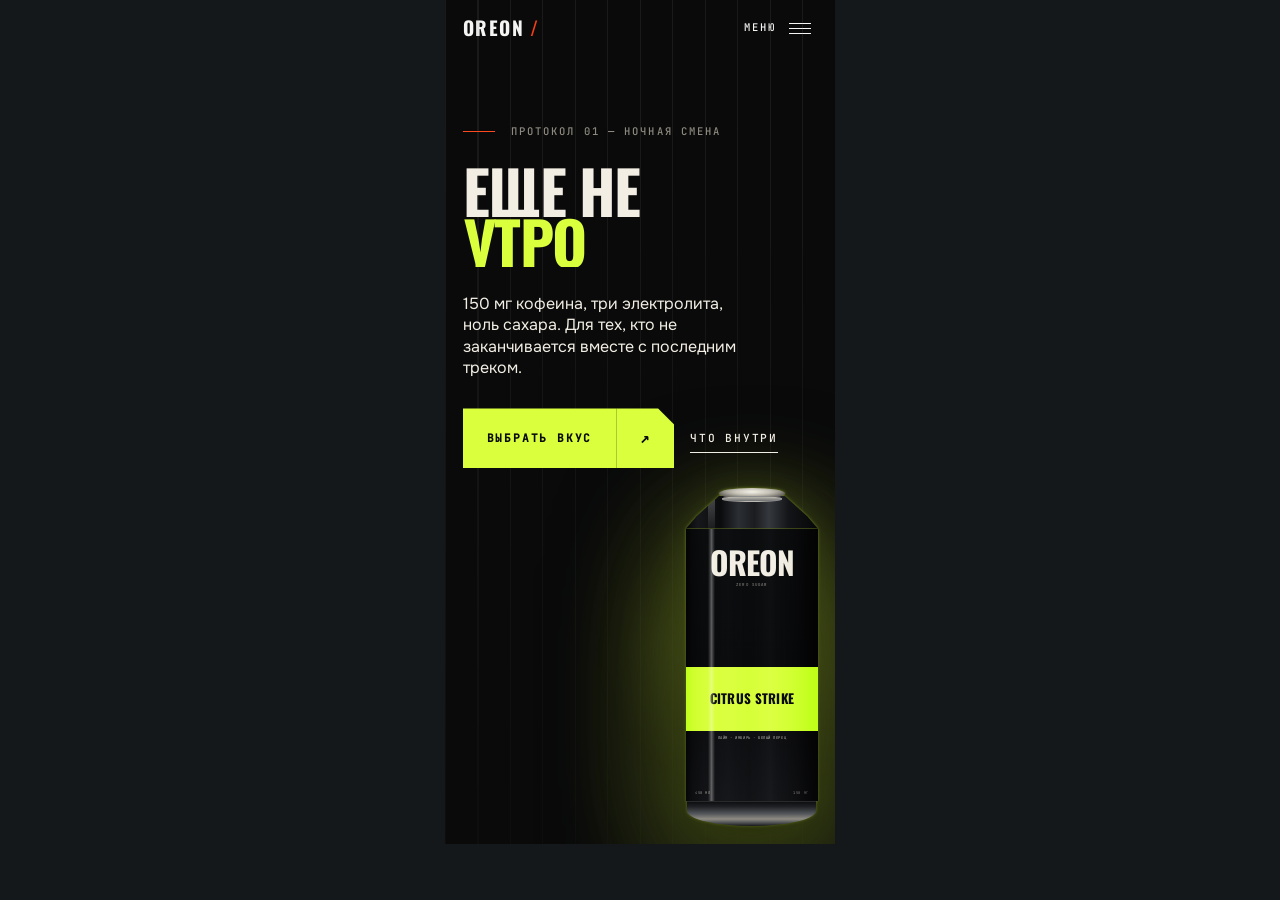
<file: dev/mobile.html>
<!DOCTYPE html>
<html lang="ru">
<head>
  <meta charset="utf-8">
  <title>OREON — mobile preview</title>
  <style>
    html, body { margin: 0; background: #15181a; }
    body { display: grid; place-items: start center; padding: 0; }
    iframe {
      width: 390px;
      height: 844px;
      border: 0;
      display: block;
      background: #07080a;
    }
  </style>
</head>
<body>
  <iframe id="frame" src="../index.html" title="Mobile preview"></iframe>
  <script>
    const frame = document.getElementById("frame");
    frame.addEventListener("load", () => {
      frame.contentWindow.scrollTo(0, 0);
    });
  </script>
</body>
</html>
</file>
<file: assets/css/fonts.css>
@font-face {
  font-family: 'JetBrains Mono';
  font-style: normal;
  font-weight: 500;
  font-display: swap;
  src: url('../fonts/jetbrains-mono-500-cyrillic.woff2') format('woff2');
  unicode-range: U+0301, U+0400-045F, U+0490-0491, U+04B0-04B1, U+2116;
}
@font-face {
  font-family: 'JetBrains Mono';
  font-style: normal;
  font-weight: 500;
  font-display: swap;
  src: url('../fonts/jetbrains-mono-500-latin.woff2') format('woff2');
  unicode-range: U+0000-00FF, U+0131, U+0152-0153, U+02BB-02BC, U+02C6, U+02DA, U+02DC, U+0304, U+0308, U+0329, U+2000-206F, U+20AC, U+2122, U+2191, U+2193, U+2212, U+2215, U+FEFF, U+FFFD;
}
@font-face {
  font-family: 'Onest';
  font-style: normal;
  font-weight: 400;
  font-display: swap;
  src: url('../fonts/onest-400-cyrillic.woff2') format('woff2');
  unicode-range: U+0301, U+0400-045F, U+0490-0491, U+04B0-04B1, U+2116;
}
@font-face {
  font-family: 'Onest';
  font-style: normal;
  font-weight: 400;
  font-display: swap;
  src: url('../fonts/onest-400-latin.woff2') format('woff2');
  unicode-range: U+0000-00FF, U+0131, U+0152-0153, U+02BB-02BC, U+02C6, U+02DA, U+02DC, U+0304, U+0308, U+0329, U+2000-206F, U+20AC, U+2122, U+2191, U+2193, U+2212, U+2215, U+FEFF, U+FFFD;
}
@font-face {
  font-family: 'Onest';
  font-style: normal;
  font-weight: 500;
  font-display: swap;
  src: url('../fonts/onest-500-cyrillic.woff2') format('woff2');
  unicode-range: U+0301, U+0400-045F, U+0490-0491, U+04B0-04B1, U+2116;
}
@font-face {
  font-family: 'Onest';
  font-style: normal;
  font-weight: 500;
  font-display: swap;
  src: url('../fonts/onest-500-latin.woff2') format('woff2');
  unicode-range: U+0000-00FF, U+0131, U+0152-0153, U+02BB-02BC, U+02C6, U+02DA, U+02DC, U+0304, U+0308, U+0329, U+2000-206F, U+20AC, U+2122, U+2191, U+2193, U+2212, U+2215, U+FEFF, U+FFFD;
}
@font-face {
  font-family: 'Onest';
  font-style: normal;
  font-weight: 700;
  font-display: swap;
  src: url('../fonts/onest-700-cyrillic.woff2') format('woff2');
  unicode-range: U+0301, U+0400-045F, U+0490-0491, U+04B0-04B1, U+2116;
}
@font-face {
  font-family: 'Onest';
  font-style: normal;
  font-weight: 700;
  font-display: swap;
  src: url('../fonts/onest-700-latin.woff2') format('woff2');
  unicode-range: U+0000-00FF, U+0131, U+0152-0153, U+02BB-02BC, U+02C6, U+02DA, U+02DC, U+0304, U+0308, U+0329, U+2000-206F, U+20AC, U+2122, U+2191, U+2193, U+2212, U+2215, U+FEFF, U+FFFD;
}
@font-face {
  font-family: 'Unbounded';
  font-style: normal;
  font-weight: 700;
  font-display: swap;
  src: url('../fonts/unbounded-700-cyrillic.woff2') format('woff2');
  unicode-range: U+0301, U+0400-045F, U+0490-0491, U+04B0-04B1, U+2116;
}
@font-face {
  font-family: 'Unbounded';
  font-style: normal;
  font-weight: 700;
  font-display: swap;
  src: url('../fonts/unbounded-700-latin.woff2') format('woff2');
  unicode-range: U+0000-00FF, U+0131, U+0152-0153, U+02BB-02BC, U+02C6, U+02DA, U+02DC, U+0304, U+0308, U+0329, U+2000-206F, U+20AC, U+2122, U+2191, U+2193, U+2212, U+2215, U+FEFF, U+FFFD;
}
@font-face {
  font-family: 'Unbounded';
  font-style: normal;
  font-weight: 900;
  font-display: swap;
  src: url('../fonts/unbounded-900-cyrillic.woff2') format('woff2');
  unicode-range: U+0301, U+0400-045F, U+0490-0491, U+04B0-04B1, U+2116;
}
@font-face {
  font-family: 'Unbounded';
  font-style: normal;
  font-weight: 900;
  font-display: swap;
  src: url('../fonts/unbounded-900-latin.woff2') format('woff2');
  unicode-range: U+0000-00FF, U+0131, U+0152-0153, U+02BB-02BC, U+02C6, U+02DA, U+02DC, U+0304, U+0308, U+0329, U+2000-206F, U+20AC, U+2122, U+2191, U+2193, U+2212, U+2215, U+FEFF, U+FFFD;
}

@font-face {
  font-family: 'Oswald';
  font-style: normal;
  font-weight: 500;
  font-display: swap;
  src: url('../fonts/oswald-500-cyrillic.woff2') format('woff2');
  unicode-range: U+0301, U+0400-045F, U+0490-0491, U+04B0-04B1, U+2116;
}
@font-face {
  font-family: 'Oswald';
  font-style: normal;
  font-weight: 500;
  font-display: swap;
  src: url('../fonts/oswald-500-latin.woff2') format('woff2');
  unicode-range: U+0000-00FF, U+0131, U+0152-0153, U+02BB-02BC, U+02C6, U+02DA, U+02DC, U+0304, U+0308, U+0329, U+2000-206F, U+20AC, U+2122, U+2191, U+2193, U+2212, U+2215, U+FEFF, U+FFFD;
}
@font-face {
  font-family: 'Oswald';
  font-style: normal;
  font-weight: 700;
  font-display: swap;
  src: url('../fonts/oswald-700-cyrillic.woff2') format('woff2');
  unicode-range: U+0301, U+0400-045F, U+0490-0491, U+04B0-04B1, U+2116;
}
@font-face {
  font-family: 'Oswald';
  font-style: normal;
  font-weight: 700;
  font-display: swap;
  src: url('../fonts/oswald-700-latin.woff2') format('woff2');
  unicode-range: U+0000-00FF, U+0131, U+0152-0153, U+02BB-02BC, U+02C6, U+02DA, U+02DC, U+0304, U+0308, U+0329, U+2000-206F, U+20AC, U+2122, U+2191, U+2193, U+2212, U+2215, U+FEFF, U+FFFD;
}
</file>
<file: assets/css/tokens.css>
/* ==========================================================================
   OREON вЂ” design tokens / "SPORT PROTOCOL"
   Print-inspired sports almanac: ink, paper, signal, technical schematic
   ========================================================================== */

:root {
  /* --- palette ------------------------------------------------------- */
  --ink: #0a0a0b;
  --ink-2: #111113;
  --ink-3: #191a1c;
  --paper: #e8e2d4;
  --paper-2: #dcd4c2;
  --bone: #f2eee4;
  --signal: #ff4a1f;
  --acid: #d9ff3d;
  --muted: #8d897e;

  --line: rgb(242 238 228 / 0.16);
  --line-2: rgb(242 238 228 / 0.32);
  --line-ink: rgb(10 10 11 / 0.18);
  --line-ink-2: rgb(10 10 11 / 0.42);

  /* --- type ---------------------------------------------------------- */
  --font-display: "Oswald", "Arial Narrow", "Segoe UI", sans-serif;
  --font-text: "Onest", "Segoe UI", system-ui, sans-serif;
  --font-mono: "JetBrains Mono", "Consolas", monospace;

  --fs-label: 0.66rem;
  --fs-body: clamp(0.95rem, 0.9rem + 0.2vw, 1.06rem);
  --fs-lead: clamp(1.05rem, 0.95rem + 0.6vw, 1.35rem);
  --fs-h2: clamp(2.4rem, 6.4vw, 6rem);
  --fs-h1: clamp(3.2rem, 14vw, 14rem);
  --fs-mega: clamp(5rem, 26vw, 26rem);

  /* --- space --------------------------------------------------------- */
  --gutter: clamp(1.1rem, 3.2vw, 3.4rem);
  --bar-h: 64px;
  --section-y: clamp(4rem, 10vw, 9rem);

  /* --- motion -------------------------------------------------------- */
  --ease: cubic-bezier(0.16, 1, 0.3, 1);
  --ease-io: cubic-bezier(0.7, 0, 0.2, 1);
  --t: 420ms;

  --max: 1600px;
}
</file>
<file: assets/css/base.css>
/* ==========================================================================
   OREON — base
   ========================================================================== */

*,
*::before,
*::after { box-sizing: border-box; }

* { margin: 0; }

html {
  -webkit-text-size-adjust: 100%;
  scroll-behavior: smooth;
}

body {
  background: var(--ink);
  color: var(--bone);
  font-family: var(--font-text);
  font-size: var(--fs-body);
  line-height: 1.5;
  overflow-x: hidden;
  -webkit-font-smoothing: antialiased;
}

img, svg { display: block; max-width: 100%; }

a { color: inherit; text-decoration: none; }

button {
  font: inherit;
  color: inherit;
  background: none;
  border: 0;
  cursor: pointer;
}

::selection { background: var(--signal); color: var(--ink); }

:focus-visible { outline: 2px solid var(--acid); outline-offset: 4px; }

/* --- primitives ------------------------------------------------------ */

.wrap {
  width: min(var(--max), 100% - var(--gutter) * 2);
  margin-inline: auto;
}

.label {
  font-family: var(--font-mono);
  font-size: var(--fs-label);
  font-weight: 500;
  letter-spacing: 0.2em;
  text-transform: uppercase;
  color: var(--muted);
}

.label--signal { color: var(--signal); }

.rule { height: 1px; background: var(--line); border: 0; }

.mono { font-family: var(--font-mono); letter-spacing: 0.14em; text-transform: uppercase; }

.signal { color: var(--signal); }
.acid { color: var(--acid); }

.stroke {
  color: transparent;
  -webkit-text-stroke: clamp(1px, 0.12vw, 2px) var(--bone);
}

/* --- buttons --------------------------------------------------------- */

/* a cut-corner block with a fill that wipes up on hover, not a rounded pill */
.btn {
  position: relative;
  display: inline-flex;
  align-items: stretch;
  min-height: 60px;
  padding: 0;
  background: var(--acid);
  color: var(--ink);
  font-family: var(--font-mono);
  font-size: 0.7rem;
  font-weight: 700;
  letter-spacing: 0.16em;
  text-transform: uppercase;
  clip-path: polygon(0 0, calc(100% - 16px) 0, 100% 16px, 100% 100%, 0 100%);
  isolation: isolate;
  overflow: hidden;
}

.btn__label {
  display: flex;
  align-items: center;
  padding: 0 1.5rem;
}

.btn__mark {
  display: grid;
  place-items: center;
  width: 58px;
  font-size: 1rem;
  line-height: 1;
  border-left: 1px solid rgb(10 10 11 / 0.22);
  transition: transform var(--t) var(--ease);
}

/* the wipe: a slab of ink rises from the bottom edge */
.btn::before {
  content: "";
  position: absolute;
  inset: 0;
  z-index: -1;
  background: var(--bone);
  transform: translateY(101%);
  transition: transform 420ms var(--ease-io);
}

.btn:hover::before { transform: translateY(0); }

.btn:hover .btn__mark { transform: translate(4px, -4px); }

.btn:active { transform: translateY(1px); }

/* ghost variant: outlined, fills on hover */
.btn--ghost {
  background: transparent;
  color: var(--bone);
  box-shadow: inset 0 0 0 1px var(--line-2);
}

.btn--ghost::before { background: var(--bone); }
.btn--ghost:hover { color: var(--ink); }

.link {
  position: relative;
  display: inline-flex;
  align-items: center;
  gap: 0.5rem;
  padding-block: 0.4rem;
  font-family: var(--font-mono);
  font-size: 0.7rem;
  letter-spacing: 0.16em;
  text-transform: uppercase;
}

.link::after {
  content: "";
  position: absolute;
  left: 0;
  right: 0;
  bottom: 0;
  height: 1px;
  background: currentColor;
  transform-origin: right;
  transition: transform var(--t) var(--ease);
}

.link:hover::after { transform: scaleX(0); transform-origin: left; }

/* --- bar ------------------------------------------------------------- */

.bar {
  position: fixed;
  inset: 0 0 auto;
  z-index: 200;
  height: var(--bar-h);
  display: flex;
  align-items: center;
  justify-content: space-between;
  gap: 1.5rem;
  padding-inline: var(--gutter);
  color: #fff;
  mix-blend-mode: difference;
  pointer-events: none;
}

.bar > * { pointer-events: auto; }

.logo {
  display: inline-flex;
  align-items: center;
  gap: 0.35rem;
  font-family: var(--font-display);
  font-weight: 700;
  font-size: 1.2rem;
  letter-spacing: 0.08em;
  text-transform: uppercase;
}

.logo__slash { color: var(--signal); }

.bar__meta {
  position: absolute;
  left: 50%;
  transform: translateX(-50%);
  font-family: var(--font-mono);
  font-size: 0.6rem;
  letter-spacing: 0.22em;
  text-transform: uppercase;
  opacity: 0.7;
  white-space: nowrap;
}

.menu-btn {
  display: inline-flex;
  align-items: center;
  gap: 0.8rem;
  font-family: var(--font-mono);
  font-size: 0.66rem;
  font-weight: 500;
  letter-spacing: 0.2em;
  text-transform: uppercase;
}

.menu-btn__icon {
  display: grid;
  gap: 4px;
  width: 22px;
}

.menu-btn__icon i {
  display: block;
  height: 1px;
  background: currentColor;
  transition: transform var(--t) var(--ease), opacity var(--t) linear;
}

.menu-btn[aria-expanded="true"] .menu-btn__icon i:nth-child(1) { transform: translateY(5px) rotate(45deg); }
.menu-btn[aria-expanded="true"] .menu-btn__icon i:nth-child(2) { opacity: 0; }
.menu-btn[aria-expanded="true"] .menu-btn__icon i:nth-child(3) { transform: translateY(-5px) rotate(-45deg); }
.menu-btn[aria-expanded="true"] .menu-btn__label { font-size: 0; }
.menu-btn[aria-expanded="true"] .menu-btn__label::after { content: "Закрыть"; font-size: 0.66rem; }

/* --- menu overlay ---------------------------------------------------- */

.menu {
  position: fixed;
  inset: 0;
  z-index: 190;
  background: var(--ink);
  clip-path: inset(0 0 100% 0);
  transition: clip-path 620ms var(--ease-io);
  visibility: hidden;
  overflow-y: auto;
}

.menu.is-open { clip-path: inset(0); visibility: visible; }

.menu__inner {
  min-height: 100svh;
  display: grid;
  grid-template-columns: minmax(0, 1fr) minmax(0, 0.55fr);
  gap: 2rem;
  align-content: end;
  padding: calc(var(--bar-h) + 4vh) var(--gutter) 6vh;
}

.menu__nav { display: grid; }

.menu__nav a {
  display: flex;
  align-items: baseline;
  gap: clamp(1rem, 2vw, 2rem);
  padding: 0.5rem 0;
  border-top: 1px solid var(--line);
  font-family: var(--font-display);
  font-weight: 700;
  font-size: clamp(2.4rem, 6.4vw, 6rem);
  line-height: 1;
  text-transform: uppercase;
  transition: color var(--t) var(--ease), padding-left var(--t) var(--ease);
}

.menu__nav a:last-child { border-bottom: 1px solid var(--line); }

.menu__nav a em {
  font-family: var(--font-mono);
  font-style: normal;
  font-size: 0.62rem;
  letter-spacing: 0.2em;
  color: var(--muted);
}

.menu__nav a:hover { color: var(--acid); padding-left: 0.6rem; }

.menu__side {
  display: grid;
  align-content: end;
  gap: 1.4rem;
  padding-bottom: 0.6rem;
  color: var(--muted);
}

.menu__side a { color: var(--bone); }
.menu__side a:hover { color: var(--signal); }

/* --- hero ------------------------------------------------------------ */

.hero {
  position: relative;
  min-height: 100svh;
  padding-top: var(--bar-h);
  display: grid;
  grid-template-rows: 1fr auto;
  overflow: clip;
  isolation: isolate;
}

.hero__grid {
  position: absolute;
  inset: 0;
  z-index: -1;
  background-image: repeating-linear-gradient(
    90deg,
    rgb(242 238 228 / 0.07) 0 1px,
    transparent 1px calc(100% / 12)
  );
  mask-image: linear-gradient(180deg, #000 10%, rgb(0 0 0 / 0.25) 85%);
  pointer-events: none;
}

.hero__body {
  position: relative;
  display: flex;
  align-items: center;
  min-height: 0;
  padding-block: clamp(1.5rem, 4vh, 4rem);
}

.hero__copy {
  position: relative;
  z-index: 4;
  width: min(100%, 74rem);
}

.hero__kicker {
  display: flex;
  align-items: center;
  gap: 1rem;
  margin-bottom: clamp(1rem, 3.2vh, 2.6rem);
}

.hero__kicker::before {
  content: "";
  width: clamp(2rem, 5vw, 5rem);
  height: 1px;
  background: var(--signal);
}

.hero__title {
  font-family: var(--font-display);
  font-weight: 700;
  font-size: var(--fs-h1);
  line-height: 0.8;
  letter-spacing: -0.025em;
  text-transform: uppercase;
}

.hero__title .line {
  display: block;
  overflow: hidden;
  padding-bottom: 0.04em;
}

.hero__title .line > span {
  display: block;
  transform: translateY(112%);
  animation: rise 900ms var(--ease) forwards;
}

.hero__title .line:nth-child(2) > span { animation-delay: 90ms; }

.hero__title .accent { color: var(--acid); }

/* the lead sits on a rule, aligned to the second headline line */
.hero__lead {
  max-width: 34ch;
  margin-top: clamp(1rem, 3vh, 2rem);
  color: var(--bone);
  font-size: var(--fs-lead);
  line-height: 1.35;
}

.hero__actions {
  display: flex;
  align-items: center;
  gap: clamp(1rem, 2.4vw, 2rem);
  margin-top: clamp(1.2rem, 3.5vh, 2.4rem);
}

/* --- hero art -------------------------------------------------------- */

.hero__art {
  position: absolute;
  right: clamp(1rem, 5vw, 6rem);
  bottom: 0;
  z-index: 3;
  height: min(80vh, 720px);
  width: auto;
  aspect-ratio: 349 / 894;
  pointer-events: none;
  isolation: isolate;
}

/* acid contre-jour: a soft lime halo so the can never melts into the ink.
   Sits behind the can inside its own stacking context. */
.hero__art::before {
  content: "";
  position: absolute;
  left: 50%;
  top: 48%;
  width: 220%;
  aspect-ratio: 1;
  transform: translate(-50%, -50%);
  background: radial-gradient(
    circle,
    rgb(217 255 61 / 0.3) 0%,
    rgb(217 255 61 / 0.12) 30%,
    rgb(217 255 61 / 0.04) 52%,
    transparent 70%
  );
  filter: blur(16px);
  z-index: -1;
  pointer-events: none;
}

/* contact shadow pinned under the base, just above the grid line */
.hero__art::after {
  content: "";
  position: absolute;
  left: 50%;
  bottom: -7px;
  width: 88%;
  height: 32px;
  transform: translateX(-50%);
  background: radial-gradient(
    ellipse at center,
    rgb(0 0 0 / 0.92) 0%,
    rgb(0 0 0 / 0.5) 42%,
    transparent 72%
  );
  filter: blur(8px);
  z-index: -1;
  pointer-events: none;
}

/* --- can: traced from MY ELEMENT ------------------------------------- */
/* Geometry measured from my-element.ru's can renders (349x894 art,
   w/h 0.39). Vertical anchors as percent of the can's own height:
     0.0 - 3.4    lid oval (25%..75% wide)
     2.4 - 12.0   tapered shoulder, full width at the break
    12.0 - 92.6   printed sleeve
    53.0 - 72.0   flavour plate across the sleeve
    92.6 - 100    base curl, domes past the body
   A can is 2.564x taller than it is wide, so a vertical distance written
   in `cqw` equals its share of the height times 256.4.
   Everything inside the sleeve is absolutely anchored: no flexible rows,
   so no drift between the wordmark, the plate and the specs. */

.can {
  --flavor: var(--acid);
  --metal: #0b0c0e;
  --gloss-x: 17%;
  position: relative;
  height: 100%;
  width: 100%;
  container-type: inline-size;
  /* contact shadow + acid rim light: the two tight shadows trace the can's
     own silhouette, so the edges catch a lime contre-jour instead of
     dissolving into the background */
  filter:
    drop-shadow(0 40px 64px rgb(0 0 0 / 0.8))
    drop-shadow(0 0 1.5px rgb(217 255 61 / 0.55))
    drop-shadow(0 0 20px rgb(217 255 61 / 0.2));
}

/* sleeve background: exactly the printed area */
.can__body {
  position: absolute;
  left: 0;
  right: 0;
  top: 12%;
  bottom: 7.4%;
  background: linear-gradient(180deg, #0c0d0f 0%, #0a0b0d 55%, #141518 100%);
  z-index: 1;
}

/* flavour plate, clipped to the sleeve */
.can__band {
  position: absolute;
  left: 0;
  right: 0;
  top: 12%;
  height: 80.6%;
  z-index: 2;
  pointer-events: none;
}

.can__band::before {
  content: "";
  position: absolute;
  left: 0;
  right: 0;
  top: 50.87%;      /* (53 - 12) / 80.6 */
  height: 23.57%;   /* 19 / 80.6 */
  background: var(--flavor);
  transition: background 520ms var(--ease);
}

.can__bandname {
  position: absolute;
  left: 0;
  right: 0;
  top: 62.5%;       /* centre of the plate, in sleeve units */
  transform: translateY(-50%);
  display: grid;
  place-items: center;
  font-family: var(--font-display);
  font-weight: 700;
  font-size: 10cqw;
  line-height: 1;
  letter-spacing: 0.02em;
  text-transform: uppercase;
  white-space: nowrap;
  color: var(--ink);
}

/* print layer: absolute anchors within the sleeve */
.can__print {
  position: absolute;
  left: 0;
  right: 0;
  top: 12%;
  bottom: 7.4%;
  z-index: 3;
  pointer-events: none;
}

.can__brand,
.can__sub,
.can__notes,
.can__foot {
  position: absolute;
  left: 7cqw;
  right: 7cqw;
  text-align: center;
}

.can__brand {
  top: 7.5%;
  font-family: var(--font-display);
  font-weight: 700;
  font-size: 24cqw;
  line-height: 0.8;
  letter-spacing: -0.035em;
  text-transform: uppercase;
  color: var(--bone);
}

.can__sub {
  top: 19.5%;
  font-family: var(--font-mono);
  font-size: 3.1cqw;
  letter-spacing: 0.28em;
  text-transform: uppercase;
  color: rgb(242 238 228 / 0.5);
}

/* notes sit straight under the plate */
.can__notes {
  top: 76%;
  font-family: var(--font-mono);
  font-size: 2.9cqw;
  line-height: 1.4;
  letter-spacing: 0.14em;
  text-transform: uppercase;
  color: rgb(242 238 228 / 0.64);
}

/* specs on the bottom of the sleeve, above the base curl */
.can__foot {
  bottom: 2%;
  display: flex;
  justify-content: space-between;
  font-family: var(--font-mono);
  font-size: 2.8cqw;
  letter-spacing: 0.14em;
  text-transform: uppercase;
  color: rgb(242 238 228 / 0.56);
}

.can__foot em { font-style: normal; }

/* cylinder shading over the sleeve */
.can__shade {
  position: absolute;
  left: 0;
  right: 0;
  top: 12%;
  bottom: 7.4%;
  z-index: 4;
  pointer-events: none;
  background: linear-gradient(
    90deg,
    rgb(0 0 0 / 0.78) 0%, rgb(0 0 0 / 0.34) 5%, rgb(0 0 0 / 0.06) 14%,
    rgb(255 255 255 / 0.05) 32%, rgb(0 0 0 / 0.1) 48%,
    rgb(255 255 255 / 0.1) 64%, rgb(0 0 0 / 0.28) 82%,
    rgb(0 0 0 / 0.66) 93%, rgb(0 0 0 / 0.82) 100%
  );
  mix-blend-mode: soft-light;
}

/* specular streak the pointer drives */
.can__gloss {
  position: absolute;
  width: 5%;
  top: 12%;
  bottom: 7.4%;
  left: var(--gloss-x);
  z-index: 5;
  pointer-events: none;
  background: linear-gradient(90deg, transparent, rgb(255 255 255 / 0.32), transparent);
  mix-blend-mode: screen;
  transition: left 420ms var(--ease);
}

/* tapered shoulder */
.can__shoulder {
  position: absolute;
  left: 0;
  right: 0;
  top: 2.4%;
  height: 9.6%;
  background: linear-gradient(
    90deg,
    #050607 0%, #16181b 9%, #0a0b0d 26%, #2b2e33 40%,
    #1a1c1f 52%, #35383d 63%, #121417 78%, #050607 100%
  );
  clip-path: polygon(25% 0, 75% 0, 92% 62%, 100% 100%, 0 100%, 8% 62%);
  z-index: 6;
}

.can__shoulder::after {
  content: "";
  position: absolute;
  left: 17%;
  width: 5%;
  top: 0;
  bottom: 0;
  background: linear-gradient(180deg, rgb(255 255 255 / 0.24), rgb(255 255 255 / 0.05));
}

/* base curl */
.can__base {
  position: absolute;
  left: 1%;
  right: 1%;
  bottom: 0;
  height: 7.4%;
  background: linear-gradient(
    180deg,
    #0a0b0d 0%, #1e2023 22%, #55585c 52%, #8f8c83 72%, #4a4c50 88%, #16181a 100%
  );
  border-radius: 0 0 50% 50% / 0 0 62% 62%;
  box-shadow: inset 0 1px 0 rgb(255 255 255 / 0.12);
  z-index: 6;
}

/* lid */
.can__lid {
  position: absolute;
  left: 25%;
  right: 25%;
  top: 0;
  height: 3.4%;
  border-radius: 50%;
  background: radial-gradient(ellipse at 50% 35%, #f2efe6 0%, #c9c5ba 38%, #8d8a80 72%, #5c5d60 100%);
  box-shadow: inset 0 -2px 4px rgb(0 0 0 / 0.35);
  z-index: 7;
}

.can__lid::after {
  content: "";
  position: absolute;
  left: 4%;
  right: 4%;
  bottom: -18%;
  height: 46%;
  border-radius: 50%;
  border: 1px solid rgb(255 255 255 / 0.14);
  background: linear-gradient(180deg, #b9b5aa 0%, #6e7074 100%);
}

/* --- can motion ------------------------------------------------------ */

.can {
  animation: can-float 7.5s var(--ease-io) infinite;
  transition: filter 600ms var(--ease);
}

.can:hover {
  filter:
    drop-shadow(0 46px 74px rgb(0 0 0 / 0.86))
    drop-shadow(0 0 2px rgb(217 255 61 / 0.8))
    drop-shadow(0 0 28px rgb(217 255 61 / 0.3));
}

.can::after {
  content: "";
  position: absolute;
  left: 0;
  right: 0;
  top: 12%;
  bottom: 7.4%;
  z-index: 6;
  pointer-events: none;
  background: linear-gradient(
    100deg,
    transparent 42%, rgb(255 255 255 / 0.1) 48%, rgb(255 255 255 / 0.24) 50%,
    rgb(255 255 255 / 0.1) 52%, transparent 58%
  );
  background-size: 260% 100%;
  background-position: 140% 0;
  mix-blend-mode: screen;
  animation: can-sheen 8s ease-in-out infinite;
  animation-delay: 1.4s;
}

.can__bandname {
  transition: opacity 220ms var(--ease), transform 220ms var(--ease);
}

.can.is-switching .can__bandname {
  opacity: 0;
  transform: translateY(calc(-50% + 16px));
}

.can.is-switching .can__band::before {
  animation: band-shine 620ms var(--ease);
}

@keyframes can-float {
  0%,
  100% { transform: translateY(0); }
  50% { transform: translateY(-14px); }
}

@keyframes can-sheen {
  0% { background-position: 140% 0; }
  60%,
  100% { background-position: -60% 0; }
}

@keyframes band-shine {
  0%,
  100% { filter: brightness(1); }
  45% { filter: brightness(1.5); }
}
/* --- stamp ----------------------------------------------------------- */

.stamp {
  position: absolute;
  right: calc(100% + 1.2rem + 24px);
  bottom: 5%;
  z-index: 5;
  width: clamp(110px, 10vw, 158px);
  aspect-ratio: 1;
  display: grid;
  place-items: center;
  animation: spin 34s linear infinite;
}

.stamp svg { position: absolute; inset: 0; width: 100%; height: 100%; }
.stamp__core {
  font-family: var(--font-display);
  font-weight: 700;
  font-size: clamp(1.1rem, 1.6vw, 1.6rem);
  line-height: 1;
  text-align: center;
  text-transform: uppercase;
  animation: spin 34s linear infinite reverse;
}

.stamp__core small {
  display: block;
  font-family: var(--font-mono);
  font-size: 0.44rem;
  letter-spacing: 0.16em;
  color: var(--muted);
}

/* --- hero strip ------------------------------------------------------ */

.hero__strip {
  position: relative;
  z-index: 5;
  border-top: 1px solid var(--line);
  display: grid;
  grid-template-columns: repeat(4, minmax(0, 1fr));
  padding-bottom: 0;
}

.spec {
  display: grid;
  grid-template-columns: auto 1fr;
  align-items: baseline;
  gap: 0.6rem 1rem;
  padding: 1rem 1.2rem 1.1rem 0;
  border-right: 1px solid var(--line);
}

.spec:last-child { border-right: 0; }
.spec + .spec { padding-left: 1.2rem; }

.spec__i {
  font-family: var(--font-mono);
  font-size: 0.56rem;
  letter-spacing: 0.18em;
  color: var(--muted);
}

.spec__v {
  grid-column: 2;
  font-family: var(--font-display);
  font-weight: 700;
  font-size: clamp(1.3rem, 2.2vw, 1.9rem);
  line-height: 0.95;
  text-transform: uppercase;
}

.spec__l {
  grid-column: 2;
  font-family: var(--font-mono);
  font-size: 0.56rem;
  letter-spacing: 0.18em;
  text-transform: uppercase;
  color: var(--muted);
}

/* --- reveal ---------------------------------------------------------- */

.reveal {
  opacity: 0;
  transform: translateY(22px);
  transition: opacity 800ms var(--ease), transform 800ms var(--ease);
  transition-delay: var(--d, 0ms);
}

.reveal.is-in { opacity: 1; transform: none; }

@keyframes rise { to { transform: none; } }
@keyframes spin { to { transform: rotate(360deg); } }

/* --- responsive ------------------------------------------------------ */

@media (max-width: 1100px) {
  .bar__meta { display: none; }

  .hero__art {
    width: auto;
    height: min(78vh, 600px);
    right: 0;
    opacity: 0.95;
  }
}

@media (max-width: 860px) {
  :root { --bar-h: 56px; }

  .hero__body { align-items: stretch; flex-direction: column; padding-top: clamp(2rem, 8vh, 5rem); }

  .hero__copy { width: 100%; }

  .hero__title { font-size: clamp(2.7rem, 16vw, 4.6rem); }

  .hero__lead {
    max-width: 26ch;
    font-size: 1rem;
  }

  .hero__art {
    position: relative;
    right: auto;
    bottom: auto;
    align-self: flex-end;
    width: auto;
    height: 46vh;
    margin-top: 1.2rem;
    margin-right: -0.5rem;
    z-index: 1;
    opacity: 1;
  }

  .stamp { display: none; }

  .hero__strip { grid-template-columns: repeat(2, minmax(0, 1fr)); }

  .spec { padding-block: 0.8rem; }
  .spec:nth-child(2) { border-right: 0; }
  .spec:nth-child(3),
  .spec:nth-child(4) { border-top: 1px solid var(--line); }
  .spec:nth-child(3) { padding-left: 0; }

  .menu__inner { grid-template-columns: 1fr; align-content: center; gap: 2.5rem; }
  .menu__side { padding-bottom: 0; }
}

@media (max-width: 560px) {
  .hero { min-height: auto; }

  .hero__body { padding-bottom: 2.5rem; }

  .hero__title { font-size: clamp(2.6rem, 15.4vw, 4.2rem); }

  .hero__actions { flex-wrap: wrap; }

  .hero__art { height: 40vh; margin-right: 0; }

  .hero__strip { grid-template-columns: 1fr 1fr; }
  .spec { grid-template-columns: auto 1fr; }
}

@media (prefers-reduced-motion: reduce) {
  html { scroll-behavior: auto; }

  *,
  *::before,
  *::after {
    animation-duration: 0.001ms !important;
    animation-iteration-count: 1 !important;
    transition-duration: 0.001ms !important;
  }

  .reveal { opacity: 1; transform: none; }

  .hero__title .line > span { transform: none; }
}
</file>
<file: assets/css/pages.css>
/* ==========================================================================
   OREON вЂ” page blocks: statement, protocol, flavors, facts, cta, footer
   ========================================================================== */

/* --- transition into paper ------------------------------------------- */

.paper {
  background: var(--paper);
  color: var(--ink);
}

.paper .label { color: rgb(10 10 11 / 0.55); }
.paper .label--signal { color: var(--signal); }

/* --- statement ------------------------------------------------------- */

.statement {
  position: relative;
  overflow: hidden;
  padding-block: var(--section-y);
}

.statement__mark {
  position: absolute;
  top: -0.14em;
  right: -0.04em;
  z-index: 0;
  font-family: var(--font-display);
  font-weight: 700;
  font-size: 34vw;
  line-height: 0.7;
  color: transparent;
  -webkit-text-stroke: 1px rgb(10 10 11 / 0.14);
  pointer-events: none;
  user-select: none;
}

.statement__grid {
  position: relative;
  z-index: 1;
  display: grid;
  grid-template-columns: minmax(0, 1.4fr) minmax(0, 0.6fr);
  gap: clamp(2rem, 6vw, 7rem);
  align-items: end;
}

.statement__title {
  font-family: var(--font-display);
  font-weight: 700;
  font-size: clamp(2.5rem, 8.4vw, 8.2rem);
  line-height: 0.86;
  letter-spacing: -0.02em;
  text-transform: uppercase;
}

.statement__title .signal { color: var(--signal); }
.statement__title .stroke {
  color: transparent;
  -webkit-text-stroke: 1.5px var(--ink);
}

.statement__aside {
  display: grid;
  gap: 1.1rem;
  padding-bottom: 0.7rem;
  border-top: 1px solid var(--line-ink);
  padding-top: 1.2rem;
}

.statement__aside p {
  max-width: 34ch;
  font-size: 0.98rem;
  line-height: 1.5;
  color: rgb(10 10 11 / 0.72);
}

.statement__sign {
  display: flex;
  align-items: center;
  gap: 0.7rem;
  margin-top: 0.6rem;
  font-family: var(--font-mono);
  font-size: 0.6rem;
  letter-spacing: 0.2em;
  text-transform: uppercase;
}

.statement__sign::before {
  content: "";
  width: 2rem;
  height: 1px;
  background: var(--ink);
}

/* --- protocol -------------------------------------------------------- */

.protocol { border-top: 1px solid var(--line); padding-bottom: clamp(2.5rem, 6vw, 5rem); }

.protocol__grid {
  display: grid;
  grid-template-columns: minmax(0, 0.9fr) minmax(0, 1.1fr);
  gap: clamp(2rem, 6vw, 7rem);
  align-items: start;
}

.protocol__sticky {
  position: sticky;
  top: calc(var(--bar-h) + 2.5rem);
  display: grid;
  gap: 2rem;
  padding-top: 0.4rem;
}

.gauge {
  position: relative;
  width: clamp(190px, 21vw, 280px);
  aspect-ratio: 1;
  display: grid;
  place-items: center;
  border-radius: 50%;
  background: conic-gradient(from 210deg, var(--acid) 0 62%, rgb(242 238 228 / 0.12) 62% 100%);
}

/* the sweep draws itself once, when the block scrolls into view */
.reveal.is-in .gauge {
  animation: gauge-in 1.4s var(--ease) both;
}

@keyframes gauge-in {
  from {
    background: conic-gradient(from 210deg, var(--acid) 0 0%, rgb(242 238 228 / 0.12) 0 100%);
  }
}

.gauge::after {
  content: "";
  position: absolute;
  inset: 0;
  border-radius: 50%;
  pointer-events: none;
  background: conic-gradient(from 210deg, transparent 0 58%, rgb(255 255 255 / 0.35) 62%, transparent 66% 100%);
  mix-blend-mode: screen;
  animation: spin 9s linear infinite;
}

.gauge::before {
  content: "";
  position: absolute;
  inset: 9px;
  border-radius: 50%;
  background: var(--ink);
}

.gauge__inner {
  position: relative;
  text-align: center;
}

.gauge__v {
  font-family: var(--font-display);
  font-weight: 700;
  font-size: clamp(2.6rem, 4.6vw, 4.2rem);
  line-height: 0.9;
}

.gauge__l {
  display: block;
  margin-top: 0.3rem;
  font-family: var(--font-mono);
  font-size: 0.56rem;
  letter-spacing: 0.2em;
  text-transform: uppercase;
  color: var(--muted);
}

.barcode {
  width: 132px;
  height: 30px;
  background: repeating-linear-gradient(
    90deg,
    var(--bone) 0 2px,
    transparent 2px 4px,
    var(--bone) 4px 6px,
    transparent 6px 9px,
    var(--bone) 9px 12px,
    transparent 12px 14px
  );
  opacity: 0.8;
}

.protocol__rows { display: grid; }

.p-row {
  display: grid;
  grid-template-columns: 4.2rem minmax(0, 1fr);
  gap: 0.4rem 1.2rem;
  padding-block: clamp(1.6rem, 3vw, 2.4rem);
  border-top: 1px solid var(--line);
}

.p-row:last-child { border-bottom: 1px solid var(--line); }

.p-row__n {
  font-family: var(--font-mono);
  font-size: 0.64rem;
  letter-spacing: 0.18em;
  color: var(--signal);
  padding-top: 0.5rem;
}

.p-row__head {
  display: flex;
  align-items: baseline;
  justify-content: space-between;
  gap: 1rem;
}

.p-row h3 {
  font-family: var(--font-display);
  font-weight: 700;
  font-size: clamp(1.5rem, 2.8vw, 2.2rem);
  line-height: 1;
  text-transform: uppercase;
}

.p-row__val {
  font-family: var(--font-mono);
  font-size: 0.64rem;
  letter-spacing: 0.16em;
  text-transform: uppercase;
  color: var(--acid);
  white-space: nowrap;
}

.p-row p {
  grid-column: 2;
  max-width: 46ch;
  margin-top: 0.55rem;
  color: var(--muted);
  font-size: 0.96rem;
}

/* --- flavour picker -------------------------------------------------- */

.picker {
  border-top: 1px solid var(--line);
  padding-bottom: clamp(2.5rem, 6vw, 5rem);
}

.picker__grid {
  display: grid;
  grid-template-columns: minmax(0, 0.8fr) minmax(0, 1.2fr);
  gap: clamp(1.6rem, 5vw, 5rem);
  align-items: center;
}

.picker__stage {
  position: relative;
  display: grid;
  place-items: center;
  min-height: clamp(340px, 40vw, 560px);
}

.picker__stage .can {
  height: clamp(320px, 40vw, 540px);
  width: auto;
  aspect-ratio: 349 / 894;
}

.picker__panel {
  display: grid;
  gap: clamp(1.2rem, 2.2vw, 1.8rem);
  align-content: start;
}

/* tabs */
.picker__tabs {
  display: grid;
  border-top: 1px solid var(--line);
}

.picker__tab {
  display: flex;
  align-items: baseline;
  gap: clamp(0.8rem, 2vw, 1.4rem);
  width: 100%;
  padding: clamp(0.7rem, 1.5vw, 1rem) 0;
  border-bottom: 1px solid var(--line);
  text-align: left;
  color: var(--muted);
  transition: color 340ms var(--ease), padding-left 340ms var(--ease);
}

.picker__tab-n {
  font-family: var(--font-mono);
  font-size: 0.6rem;
  letter-spacing: 0.2em;
  color: var(--muted);
  transition: color 340ms var(--ease);
}

.picker__tab-name {
  font-family: var(--font-display);
  font-weight: 700;
  font-size: clamp(1.5rem, 3.2vw, 2.5rem);
  line-height: 0.95;
  letter-spacing: -0.01em;
  text-transform: uppercase;
}

.picker__tab:hover { color: var(--bone); padding-left: 0.45rem; }

.picker__tab[aria-selected="true"] {
  color: var(--flavor, var(--bone));
  padding-left: 0.9rem;
}

.picker__tab[aria-selected="true"] .picker__tab-n { color: var(--signal); }

/* description */
.picker__slides { min-height: 4.8em; }

.picker__desc {
  max-width: 44ch;
  font-size: var(--fs-lead);
  line-height: 1.38;
  color: var(--bone);
}

/* fixed formula */
.picker__specs {
  display: grid;
  grid-template-columns: repeat(4, minmax(0, 1fr));
  gap: 1rem;
  padding-top: 1.1rem;
  border-top: 1px solid var(--line);
}

.picker__specs div { display: grid; gap: 0.35rem; }

.picker__specs dt {
  font-family: var(--font-mono);
  font-size: 0.56rem;
  letter-spacing: 0.18em;
  text-transform: uppercase;
  color: var(--muted);
}

.picker__specs dd {
  font-family: var(--font-display);
  font-weight: 700;
  font-size: clamp(1.05rem, 1.9vw, 1.45rem);
  line-height: 1;
  text-transform: uppercase;
}

/* controls */
.picker__nav {
  display: flex;
  align-items: center;
  gap: 1rem;
}

.picker__arrow {
  width: 44px;
  height: 44px;
  display: grid;
  place-items: center;
  border: 1px solid var(--line-2);
  font-size: 1.2rem;
  line-height: 1;
  color: var(--bone);
  transition: background 300ms var(--ease), color 300ms var(--ease), border-color 300ms var(--ease);
}

.picker__arrow:hover {
  background: var(--bone);
  color: var(--ink);
  border-color: var(--bone);
}

.picker__dots {
  display: flex;
  gap: 0.45rem;
  margin-inline: auto;
}

.picker__dot {
  width: 26px;
  height: 2px;
  background: var(--line-2);
  transition: background 300ms var(--ease);
}

.picker__dot.is-on { background: var(--bone); }

/* --- marquee ticker -------------------------------------------------- */

.marquee {
  overflow: hidden;
  border-block: 1px solid var(--line);
  background: var(--ink-2);
  padding-block: clamp(0.75rem, 1.6vw, 1.1rem);
}

.marquee__track {
  display: flex;
  width: max-content;
  animation: marquee 34s linear infinite;
}

.marquee:hover .marquee__track {
  animation-play-state: paused;
}

.marquee__group {
  display: flex;
  align-items: center;
  gap: clamp(1.2rem, 3vw, 2.6rem);
  padding-right: clamp(1.2rem, 3vw, 2.6rem);
  white-space: nowrap;
  font-family: var(--font-display);
  font-weight: 700;
  font-size: clamp(0.95rem, 2.2vw, 1.6rem);
  line-height: 1;
  letter-spacing: 0.02em;
  text-transform: uppercase;
  color: var(--bone);
}

.marquee__group i {
  font-style: normal;
  color: var(--signal);
}

@keyframes marquee {
  to { transform: translateX(-50%); }
}

/* --- facts ----------------------------------------------------------- */

.facts { padding-block: var(--section-y); }

.facts__head {
  display: flex;
  justify-content: space-between;
  align-items: baseline;
  gap: 2rem;
  flex-wrap: wrap;
  margin-bottom: clamp(2rem, 4vw, 3.4rem);
}

.facts__title {
  font-family: var(--font-display);
  font-weight: 700;
  font-size: clamp(2.4rem, 6.2vw, 5.4rem);
  line-height: 0.9;
  text-transform: uppercase;
  letter-spacing: -0.02em;
}

.fact {
  display: grid;
  grid-template-columns: minmax(0, 1.1fr) minmax(0, 0.9fr) minmax(0, 1.6fr);
  align-items: baseline;
  gap: 1rem 2rem;
  padding-block: clamp(1.3rem, 2.6vw, 2rem);
  border-top: 1px solid var(--line-ink);
}

.fact:last-child { border-bottom: 1px solid var(--line-ink); }

.fact__v {
  font-family: var(--font-display);
  font-weight: 700;
  font-size: clamp(2rem, 4.6vw, 3.6rem);
  line-height: 0.9;
  letter-spacing: -0.02em;
  white-space: nowrap;
}

.fact__v small {
  font-family: var(--font-mono);
  font-size: 0.5em;
  letter-spacing: 0.08em;
}

.fact__l {
  font-family: var(--font-mono);
  font-size: 0.64rem;
  letter-spacing: 0.18em;
  text-transform: uppercase;
  color: var(--signal);
}

.fact__n {
  max-width: 52ch;
  color: rgb(10 10 11 / 0.66);
  font-size: 0.94rem;
}

/* --- cta ------------------------------------------------------------- */

.cta {
  position: relative;
  background: var(--signal);
  color: var(--ink);
  padding-block: clamp(3.5rem, 8vw, 7rem);
  overflow: hidden;
}

.cta__title {
  font-family: var(--font-display);
  font-weight: 700;
  font-size: clamp(3rem, 13vw, 12rem);
  line-height: 0.8;
  letter-spacing: -0.03em;
  text-transform: uppercase;
}

.cta__title .outline {
  margin-left: 0.35em;
  color: transparent;
  -webkit-text-stroke: clamp(1px, 0.12vw, 2px) var(--ink);
}

.cta__row {
  display: flex;
  align-items: center;
  justify-content: space-between;
  gap: 2rem;
  flex-wrap: wrap;
  margin-top: clamp(1.6rem, 4vw, 3rem);
  padding-top: 1.4rem;
  border-top: 1px solid rgb(10 10 11 / 0.35);
}

.cta .btn { background: var(--ink); color: var(--bone); }
.cta .btn::before { background: var(--bone); }
.cta .btn:hover { color: var(--ink); }
.cta .btn__mark { border-left-color: rgb(242 238 228 / 0.24); }

/* --- footer ---------------------------------------------------------- */

.footer {
  padding-top: clamp(3rem, 6vw, 5rem);
  overflow: hidden;
}

.footer__grid {
  display: grid;
  grid-template-columns: 1.4fr 1fr 1fr;
  gap: 2rem;
  padding-bottom: clamp(2rem, 5vw, 4rem);
}

.footer__brand {
  display: grid;
  gap: 1rem;
  align-content: start;
}

.footer__links {
  display: grid;
  gap: 0.55rem;
  align-content: start;
  font-size: 0.95rem;
  color: var(--bone);
}

.footer__links .label { margin-bottom: 0.5rem; }

.footer__links a { color: var(--muted); transition: color var(--t) var(--ease); }
.footer__links a:hover { color: var(--acid); }

.footer__mega {
  display: block;
  font-family: var(--font-display);
  font-weight: 700;
  font-size: clamp(5rem, 27vw, 27rem);
  line-height: 0.72;
  letter-spacing: -0.03em;
  text-transform: uppercase;
  color: var(--bone);
  transform: translateY(0.12em);
  user-select: none;
}

.footer__mega span { color: var(--signal); }

.footer__legal {
  display: flex;
  justify-content: space-between;
  gap: 1rem;
  flex-wrap: wrap;
  padding-block: 1.2rem;
  border-top: 1px solid var(--line);
  margin-top: -0.6rem;
  font-family: var(--font-mono);
  font-size: 0.58rem;
  letter-spacing: 0.14em;
  text-transform: uppercase;
  color: var(--muted);
}

/* --- section head shared -------------------------------------------- */

.sec-head {
  display: flex;
  align-items: flex-end;
  justify-content: space-between;
  gap: 2rem;
  flex-wrap: wrap;
  padding-block: clamp(2.4rem, 5vw, 4rem) clamp(1.6rem, 3vw, 2.6rem);
}

.sec-head__title {
  font-family: var(--font-display);
  font-weight: 700;
  font-size: clamp(2.4rem, 7vw, 6rem);
  line-height: 0.88;
  letter-spacing: -0.02em;
  text-transform: uppercase;
}

.sec-head__aside {
  max-width: 34ch;
  color: var(--muted);
  font-size: 0.95rem;
}

/* --- responsive ------------------------------------------------------ */

@media (max-width: 960px) {
  .statement__grid { grid-template-columns: 1fr; gap: 2rem; }
  .statement__aside { max-width: 46ch; }

  .protocol__grid { grid-template-columns: 1fr; }
  .protocol__sticky {
    position: static;
    grid-template-columns: auto 1fr;
    align-items: end;
    gap: 1.4rem;
  }
  .protocol__sticky .barcode { display: none; }

  .picker__grid { grid-template-columns: 1fr; gap: clamp(1.6rem, 4vw, 2.6rem); }
  .picker__stage { min-height: 0; }
  .picker__stage .can { height: clamp(300px, 46vw, 460px); }

  .fact { grid-template-columns: 1fr auto; }
  .fact__n { grid-column: 1 / -1; }

  .footer__grid { grid-template-columns: 1fr 1fr; }
}

@media (max-width: 640px) {
  .statement__mark { font-size: 62vw; top: auto; bottom: -0.1em; }

  .footer__mega { font-size: clamp(4.5rem, 24vw, 7rem); letter-spacing: -0.04em; }

  .protocol__sticky { grid-template-columns: 1fr; }
  .gauge { width: 150px; }

  .picker__grid { grid-template-columns: 1fr; gap: 1.4rem; }
  .picker__stage { min-height: 0; }
  .picker__stage .can { height: clamp(280px, 62vw, 420px); }
  .picker__specs { grid-template-columns: repeat(2, minmax(0, 1fr)); }
  .picker__slides { min-height: 0; }

  .footer__grid { grid-template-columns: 1fr; gap: 1.6rem; }

  .footer__legal { flex-direction: column; gap: 0.4rem; }
}
</file>
